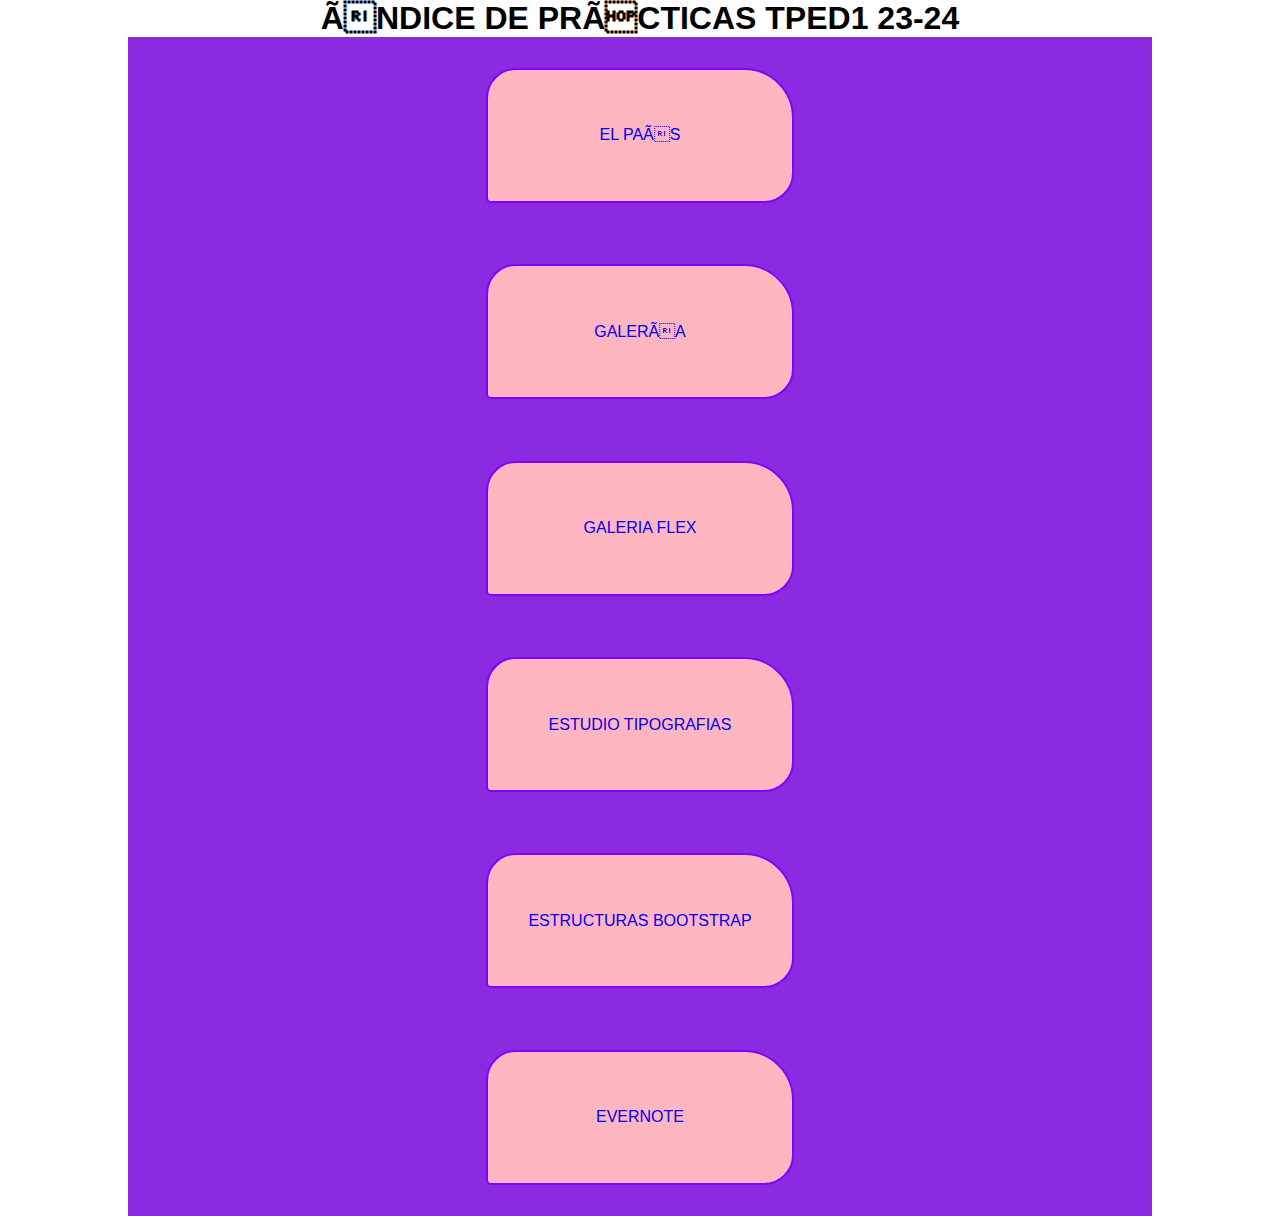
<file: index.html>
<!DOCTYPE html>
<html>
<head meta charset="UTF-8">
<title>Page Title</title>
<link rel="stylesheet" href="estilos.css"/>
</head>

<body>

<h1>ÍNDICE DE PRÁCTICAS TPED1 23-24</h1>

<section id="contenedor">

<div class="elemento">
    <a href="sesion_7_8_elpais/index.html" target="_blank"> EL PAÍS </a>
</div>

<div class="elemento">
    <a href="sesion_10_galeria/index.html" target="_blank"> GALERÍA </a>
</div>

<div class="elemento">
    <a href="sesion_12_13_14_galeria_flex/index.html" target="_blank"> GALERIA FLEX </a>
</div>

<div class="elemento">
    <a href="Sesion20_tipografias/index.html" target="_blank"> ESTUDIO TIPOGRAFIAS </a>
</div>

<div class="elemento">
    <a href="sesion22_bootstrap/index.html" target="_blank"> ESTRUCTURAS BOOTSTRAP </a>
</div>

<div class="elemento">
    <a href="sesion23_evernote/index.html" target="_blank"> EVERNOTE </a>
</div>

</section>

</body>

</html>
</file>
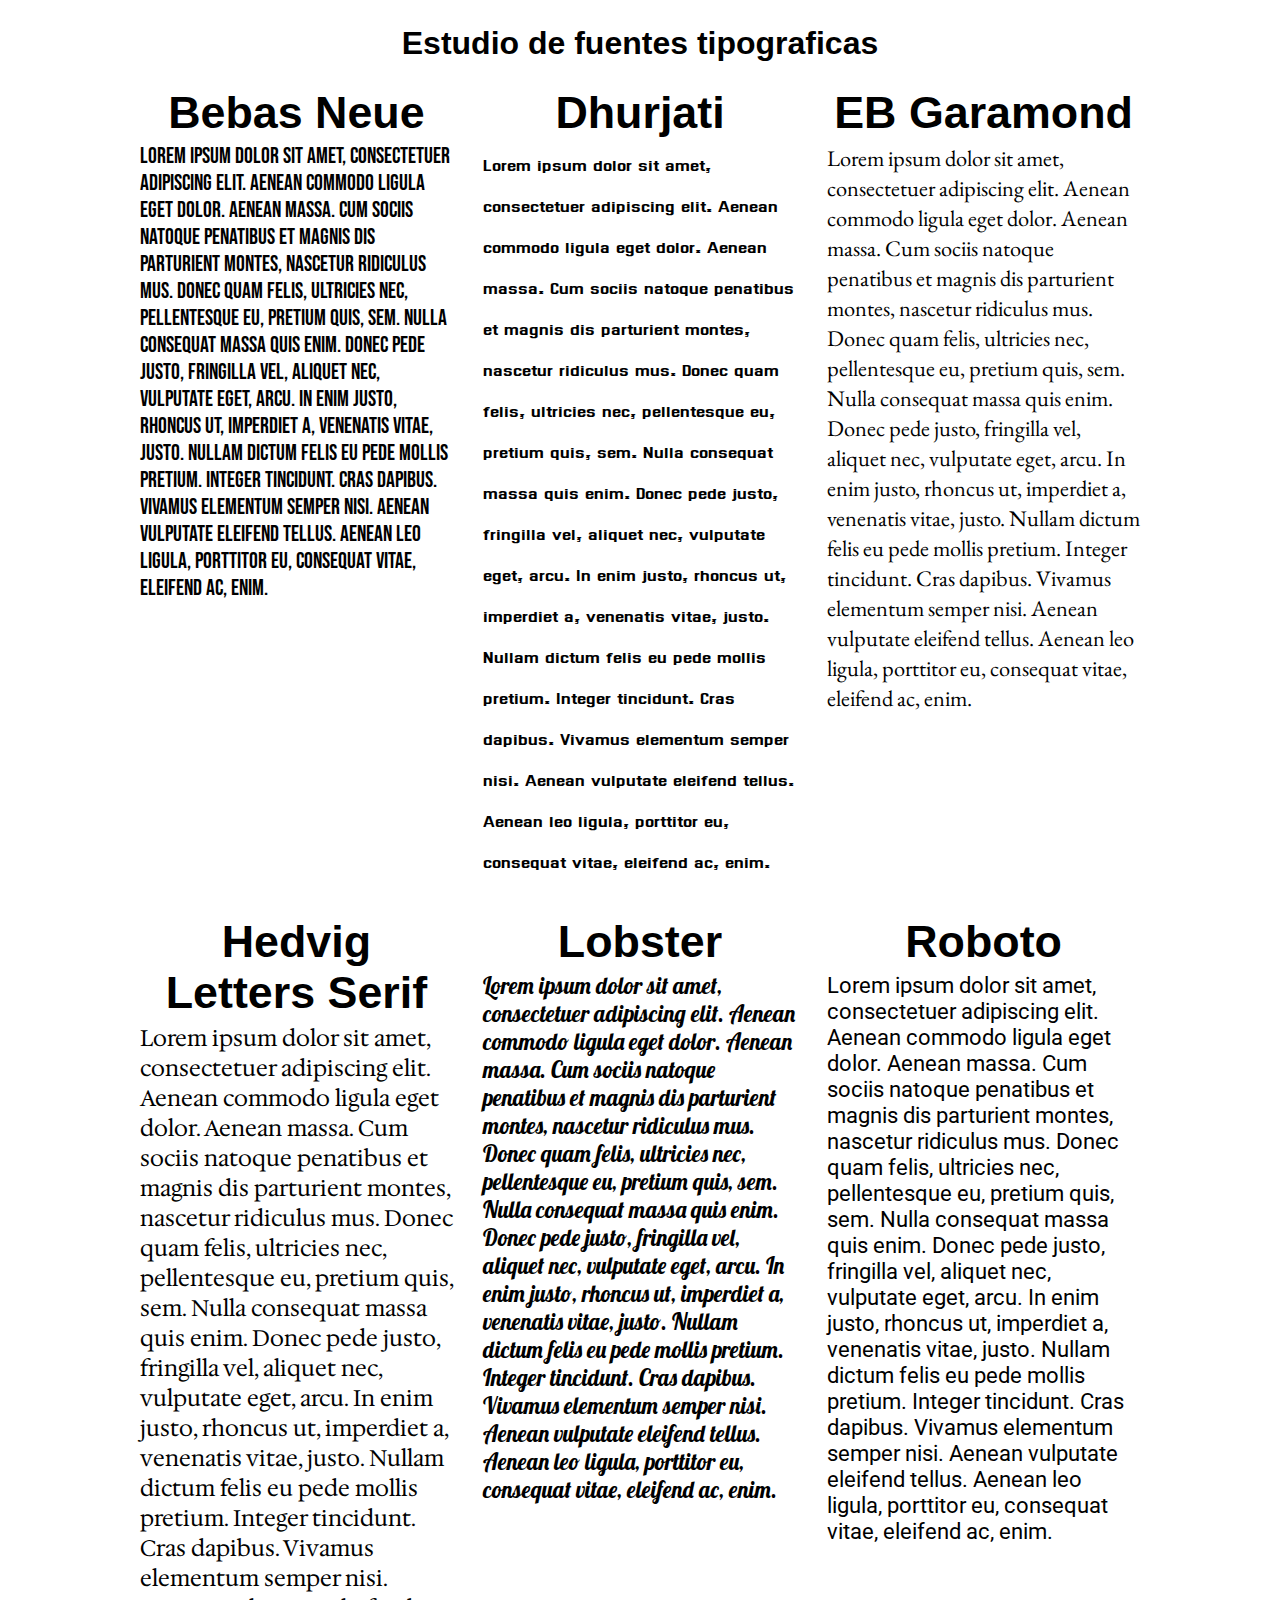
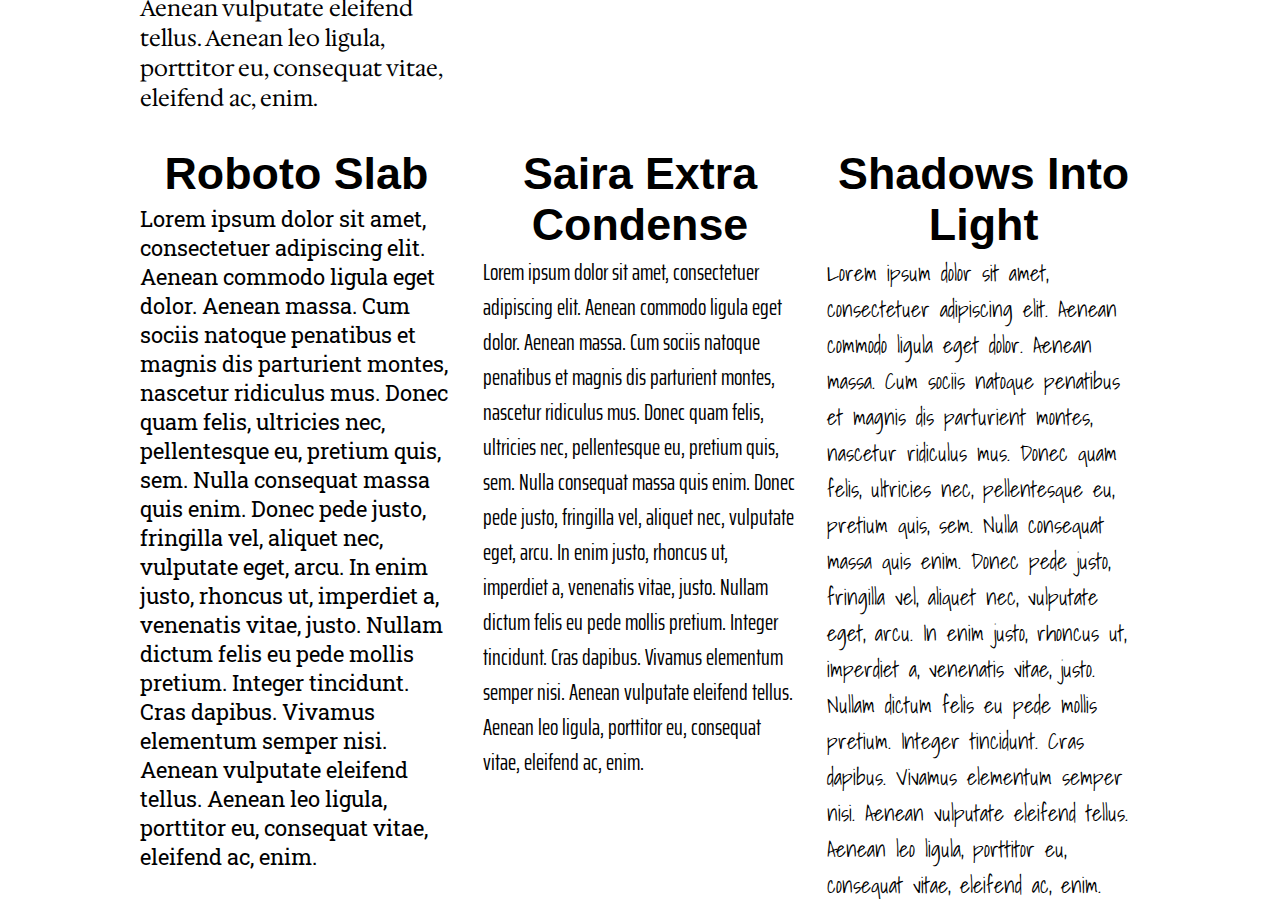
<file: Sesion20_tipografias/index.html>
<!DOCTYPE html>
<html>
  <head>
    <meta charset="UTF-8" />
    <title>tipografias</title>
    <link rel="stylesheet" href="estilos.css">
</head>
  </head>
  <body>
    

    <main>
      <h1>Estudio de fuentes tipograficas</h1>
      <article>
        
        <div id="p1" >
          <h1>Bebas Neue</h1>
          <p>
          Lorem ipsum dolor sit amet, consectetuer adipiscing elit. Aenean commodo
          ligula eget dolor. Aenean massa. Cum sociis natoque penatibus et magnis
          dis parturient montes, nascetur ridiculus mus. Donec quam felis,
          ultricies nec, pellentesque eu, pretium quis, sem. Nulla consequat massa
          quis enim. Donec pede justo, fringilla vel, aliquet nec, vulputate eget,
          arcu. In enim justo, rhoncus ut, imperdiet a, venenatis vitae, justo.
          Nullam dictum felis eu pede mollis pretium. Integer tincidunt. Cras
          dapibus. Vivamus elementum semper nisi. Aenean vulputate eleifend
          tellus. Aenean leo ligula, porttitor eu, consequat vitae, eleifend ac,
          enim.
          </p>
        </div>
  
        <div id="p2" >
          <h1>Dhurjati</h1>
          <p>
          Lorem ipsum dolor sit amet, consectetuer adipiscing elit. Aenean commodo
          ligula eget dolor. Aenean massa. Cum sociis natoque penatibus et magnis
          dis parturient montes, nascetur ridiculus mus. Donec quam felis,
          ultricies nec, pellentesque eu, pretium quis, sem. Nulla consequat massa
          quis enim. Donec pede justo, fringilla vel, aliquet nec, vulputate eget,
          arcu. In enim justo, rhoncus ut, imperdiet a, venenatis vitae, justo.
          Nullam dictum felis eu pede mollis pretium. Integer tincidunt. Cras
          dapibus. Vivamus elementum semper nisi. Aenean vulputate eleifend
          tellus. Aenean leo ligula, porttitor eu, consequat vitae, eleifend ac,
          enim.
          </p>
        </div>
  
        <div id="p3" >
          <h1>EB Garamond</h1>
          <p>
          Lorem ipsum dolor sit amet, consectetuer adipiscing elit. Aenean commodo
          ligula eget dolor. Aenean massa. Cum sociis natoque penatibus et magnis
          dis parturient montes, nascetur ridiculus mus. Donec quam felis,
          ultricies nec, pellentesque eu, pretium quis, sem. Nulla consequat massa
          quis enim. Donec pede justo, fringilla vel, aliquet nec, vulputate eget,
          arcu. In enim justo, rhoncus ut, imperdiet a, venenatis vitae, justo.
          Nullam dictum felis eu pede mollis pretium. Integer tincidunt. Cras
          dapibus. Vivamus elementum semper nisi. Aenean vulputate eleifend
          tellus. Aenean leo ligula, porttitor eu, consequat vitae, eleifend ac,
          enim.
          </p>
        </div>
  
        <div id="p4" >
          <h1>Hedvig Letters Serif</h1>
          <p>
          Lorem ipsum dolor sit amet, consectetuer adipiscing elit. Aenean commodo
          ligula eget dolor. Aenean massa. Cum sociis natoque penatibus et magnis
          dis parturient montes, nascetur ridiculus mus. Donec quam felis,
          ultricies nec, pellentesque eu, pretium quis, sem. Nulla consequat massa
          quis enim. Donec pede justo, fringilla vel, aliquet nec, vulputate eget,
          arcu. In enim justo, rhoncus ut, imperdiet a, venenatis vitae, justo.
          Nullam dictum felis eu pede mollis pretium. Integer tincidunt. Cras
          dapibus. Vivamus elementum semper nisi. Aenean vulputate eleifend
          tellus. Aenean leo ligula, porttitor eu, consequat vitae, eleifend ac,
          enim.
          </p>
        </div>
  
        <div id="p5" >
          <h1>Lobster</h1>
          <p>
          Lorem ipsum dolor sit amet, consectetuer adipiscing elit. Aenean commodo
          ligula eget dolor. Aenean massa. Cum sociis natoque penatibus et magnis
          dis parturient montes, nascetur ridiculus mus. Donec quam felis,
          ultricies nec, pellentesque eu, pretium quis, sem. Nulla consequat massa
          quis enim. Donec pede justo, fringilla vel, aliquet nec, vulputate eget,
          arcu. In enim justo, rhoncus ut, imperdiet a, venenatis vitae, justo.
          Nullam dictum felis eu pede mollis pretium. Integer tincidunt. Cras
          dapibus. Vivamus elementum semper nisi. Aenean vulputate eleifend
          tellus. Aenean leo ligula, porttitor eu, consequat vitae, eleifend ac,
          enim.
          </p>
        </div>
  
        <div id="p6" >
          <h1>Roboto</h1>
          <p>
          Lorem ipsum dolor sit amet, consectetuer adipiscing elit. Aenean commodo
          ligula eget dolor. Aenean massa. Cum sociis natoque penatibus et magnis
          dis parturient montes, nascetur ridiculus mus. Donec quam felis,
          ultricies nec, pellentesque eu, pretium quis, sem. Nulla consequat massa
          quis enim. Donec pede justo, fringilla vel, aliquet nec, vulputate eget,
          arcu. In enim justo, rhoncus ut, imperdiet a, venenatis vitae, justo.
          Nullam dictum felis eu pede mollis pretium. Integer tincidunt. Cras
          dapibus. Vivamus elementum semper nisi. Aenean vulputate eleifend
          tellus. Aenean leo ligula, porttitor eu, consequat vitae, eleifend ac,
          enim.
          </p>
        </div>
  
        <div id="p7" >
          <h1>Roboto Slab</h1>
          <p>
          Lorem ipsum dolor sit amet, consectetuer adipiscing elit. Aenean commodo
          ligula eget dolor. Aenean massa. Cum sociis natoque penatibus et magnis
          dis parturient montes, nascetur ridiculus mus. Donec quam felis,
          ultricies nec, pellentesque eu, pretium quis, sem. Nulla consequat massa
          quis enim. Donec pede justo, fringilla vel, aliquet nec, vulputate eget,
          arcu. In enim justo, rhoncus ut, imperdiet a, venenatis vitae, justo.
          Nullam dictum felis eu pede mollis pretium. Integer tincidunt. Cras
          dapibus. Vivamus elementum semper nisi. Aenean vulputate eleifend
          tellus. Aenean leo ligula, porttitor eu, consequat vitae, eleifend ac,
          enim.
          </p>
        </div>
  
        <div id="p8" >
          <h1>Saira Extra Condense</h1>
          <p>
          Lorem ipsum dolor sit amet, consectetuer adipiscing elit. Aenean commodo
          ligula eget dolor. Aenean massa. Cum sociis natoque penatibus et magnis
          dis parturient montes, nascetur ridiculus mus. Donec quam felis,
          ultricies nec, pellentesque eu, pretium quis, sem. Nulla consequat massa
          quis enim. Donec pede justo, fringilla vel, aliquet nec, vulputate eget,
          arcu. In enim justo, rhoncus ut, imperdiet a, venenatis vitae, justo.
          Nullam dictum felis eu pede mollis pretium. Integer tincidunt. Cras
          dapibus. Vivamus elementum semper nisi. Aenean vulputate eleifend
          tellus. Aenean leo ligula, porttitor eu, consequat vitae, eleifend ac,
          enim.
          </p>
        </div>
        
        <div id="p9" >
          <h1>Shadows Into Light</h1>
          <p>
          Lorem ipsum dolor sit amet, consectetuer adipiscing elit. Aenean commodo
          ligula eget dolor. Aenean massa. Cum sociis natoque penatibus et magnis
          dis parturient montes, nascetur ridiculus mus. Donec quam felis,
          ultricies nec, pellentesque eu, pretium quis, sem. Nulla consequat massa
          quis enim. Donec pede justo, fringilla vel, aliquet nec, vulputate eget,
          arcu. In enim justo, rhoncus ut, imperdiet a, venenatis vitae, justo.
          Nullam dictum felis eu pede mollis pretium. Integer tincidunt. Cras
          dapibus. Vivamus elementum semper nisi. Aenean vulputate eleifend
          tellus. Aenean leo ligula, porttitor eu, consequat vitae, eleifend ac,
          enim.
          </p>
        </div>
    </article>

    </main>

  </body>
</html>
</file>
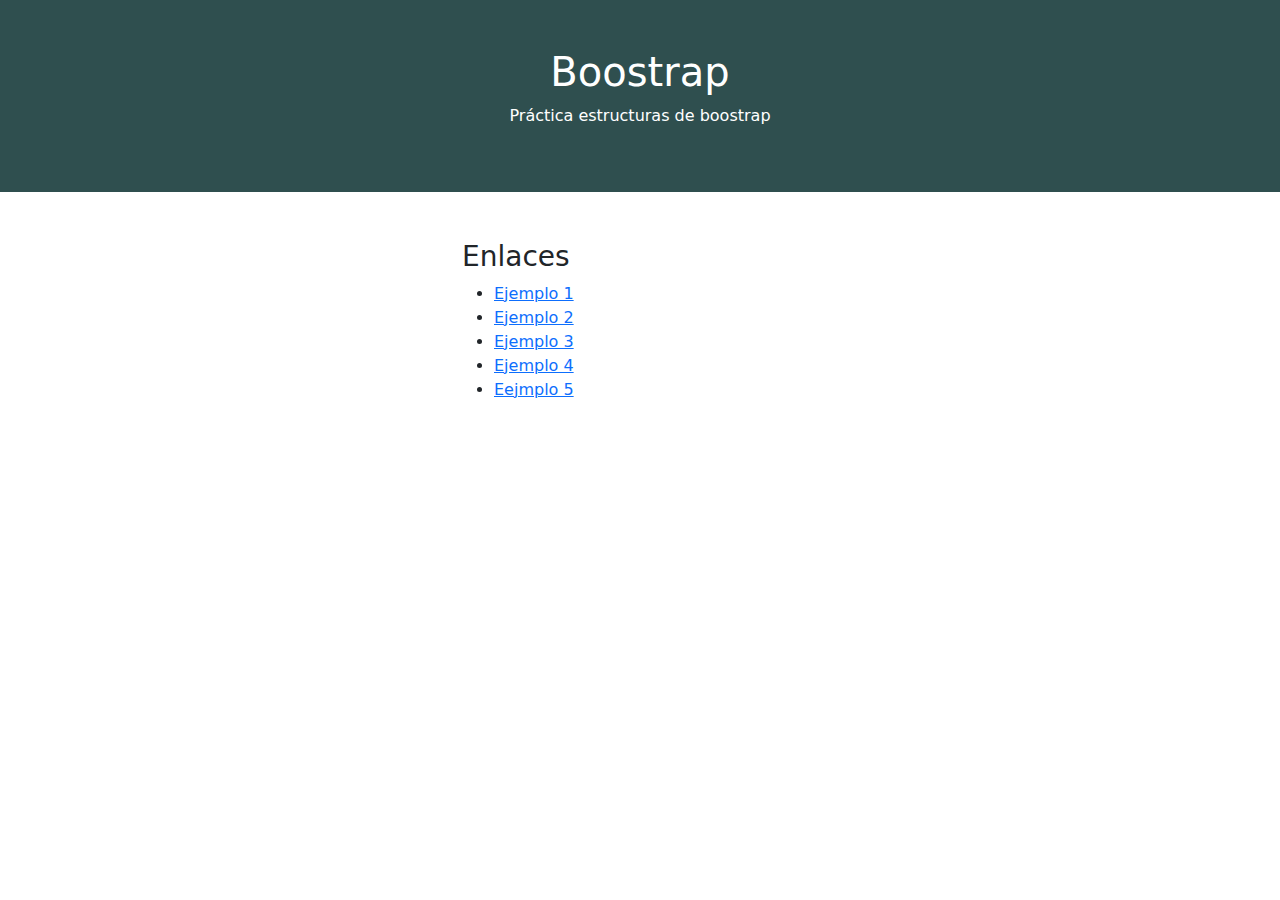
<file: sesion22_bootstrap/index.html>
<!DOCTYPE html>
<html lang="en">
<head>
  <title>Bootstrap 5 Example</title>
  <meta charset="utf-8">
  <meta name="viewport" content="width=device-width, initial-scale=1">
  <link href="estilos.css"  rel="stylesheet">
  <link href="https://cdn.jsdelivr.net/npm/bootstrap@5.3.2/dist/css/bootstrap.min.css" rel="stylesheet">
  <script src="https://cdn.jsdelivr.net/npm/bootstrap@5.3.2/dist/js/bootstrap.bundle.min.js"></script>
</head>
<body>

<div class="container-fluid p-5 bg-primary text-white text-center" id="arriba" >
  <h1>Boostrap</h1>
  <p>Práctica estructuras de boostrap</p> 
</div>
  
<div class="container mt-5">
  <div class="row">
    <div class="col-sm-4">
      
      
    </div>
    <div class="col-sm-4">
      <h3>Enlaces</h3>
      <ul>
        <li> <a href="ejemplo1.html" target="_blank">Ejemplo 1</a> </li>
        <li> <a href="ejemplo2.html" target="_blank">Ejemplo 2</a> </li>
        <li> <a href="ejemplo3.html" target="_blank"> Ejemplo 3</a> </li> 
        <li> <a href="ejemplo4.html" target="_blank" >Ejemplo 4</a> </li>
        <li> <a href="ejemplo5.html" target="_blank" > Eejmplo 5 </a> </li>
      
    </ul>
    </div>
    <div class="col-sm-4">
      
    </div>
  </div>
</div>

</body>
</html>
</file>
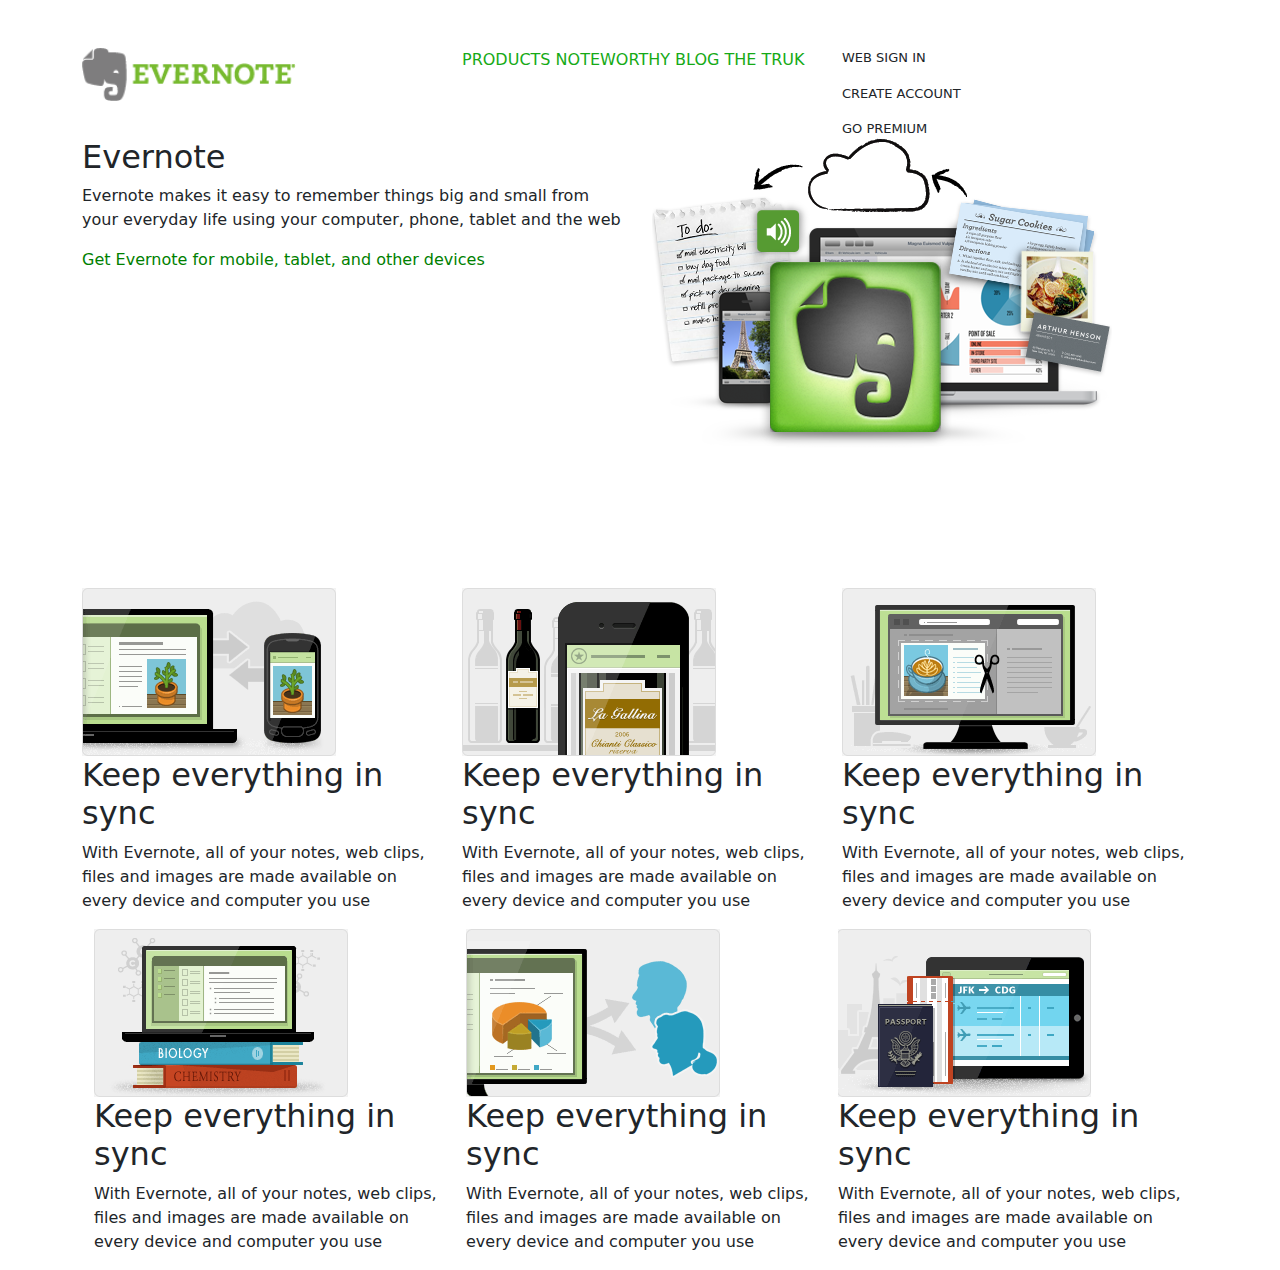
<file: sesion23_evernote/index.html>
<!DOCTYPE html>
<html lang="en">
<head>
  <title>Bootstrap 5 Example</title>
  <meta charset="utf-8">
  <meta name="viewport" content="width=device-width, initial-scale=1">
  <link href="estilos.css"     rel="stylesheet">
  <link href="https://cdn.jsdelivr.net/npm/bootstrap@5.3.2/dist/css/bootstrap.min.css" rel="stylesheet">
  <script src="https://cdn.jsdelivr.net/npm/bootstrap@5.3.2/dist/js/bootstrap.bundle.min.js"></script>
</head>
<body>
  
<div class="container mt-5">

  <div class="row" id="primera" >
    <div class="col-sm-4" id="sup1">
      <img src="evernote/ficheros/logo.png" alt="Foto1" id="foto1">
    </div>

    <div class="col-sm-4" id="sup2">
      <a href="#"> PRODUCTS </a>
      <a href="#" > NOTEWORTHY BLOG</a>
      <a href="#" >THE TRUK</a>
    </div>

    <div class="col-sm-4" id="sup3">
      <p>WEB SIGN IN</p>
      <p>CREATE ACCOUNT</p>
      <p>GO PREMIUM</p>
    </div>

    <div class="col-sm-6" id="medio1" >
      <h2>Evernote</h2>
      <p>
        Evernote makes it easy to remember things big and small
        from your everyday life using your computer, phone, tablet
        and the web
      </p>
      <p id="frase">
        Get Evernote for mobile, tablet, and other devices
      </p>
      
    </div>

    <div class="col-sm-6" id="medio2" >
    
      <img src="evernote/ficheros/hero_evernote.png" alt="heroevernote">

</div>

<div class="container">
  <div class="row">
    <div class="col-sm-4">
      <img src="evernote/ficheros/ill_evernote1.png"><br>
      <h2>Keep everything in sync</h2>
      <p>With Evernote, all of your notes, web clips, files and images are made available on every device and computer you use</p>
    </div>
        
    <div class="col-sm-4">
      <img src="evernote/ficheros/ill_evernote2.png"><br>
      <h2>Keep everything in sync</h2>
      <p>With Evernote, all of your notes, web clips, files and images are made available on every device and computer you use</p>
    </div>
        
    <div class="col-sm-4">
      <img src="evernote/ficheros/ill_evernote3.png"><br>
      <h2>Keep everything in sync</h2>
      <p>With Evernote, all of your notes, web clips, files and images are made available on every device and computer you use</p>
     </div>
</div>

<div class="container">
  <div class="row">
    <div class="col-sm-4">
      <img src="evernote/ficheros/ill_evernote4.png"><br>
      <h2>Keep everything in sync</h2>
      <p>With Evernote, all of your notes, web clips, files and images are made available on every device and computer you use</p>
    </div>
        
    <div class="col-sm-4">
      <img src="evernote/ficheros/ill_evernote5.png"><br>
      <h2>Keep everything in sync</h2>
      <p>With Evernote, all of your notes, web clips, files and images are made available on every device and computer you use</p>
    </div>
        
    <div class="col-sm-4">
      <img src="evernote/ficheros/ill_evernote6.png"><br>
      <h2>Keep everything in sync</h2>
      <p>With Evernote, all of your notes, web clips, files and images are made available on every device and computer you use</p>
     </div>
</div>

</body>
</html>
</file>
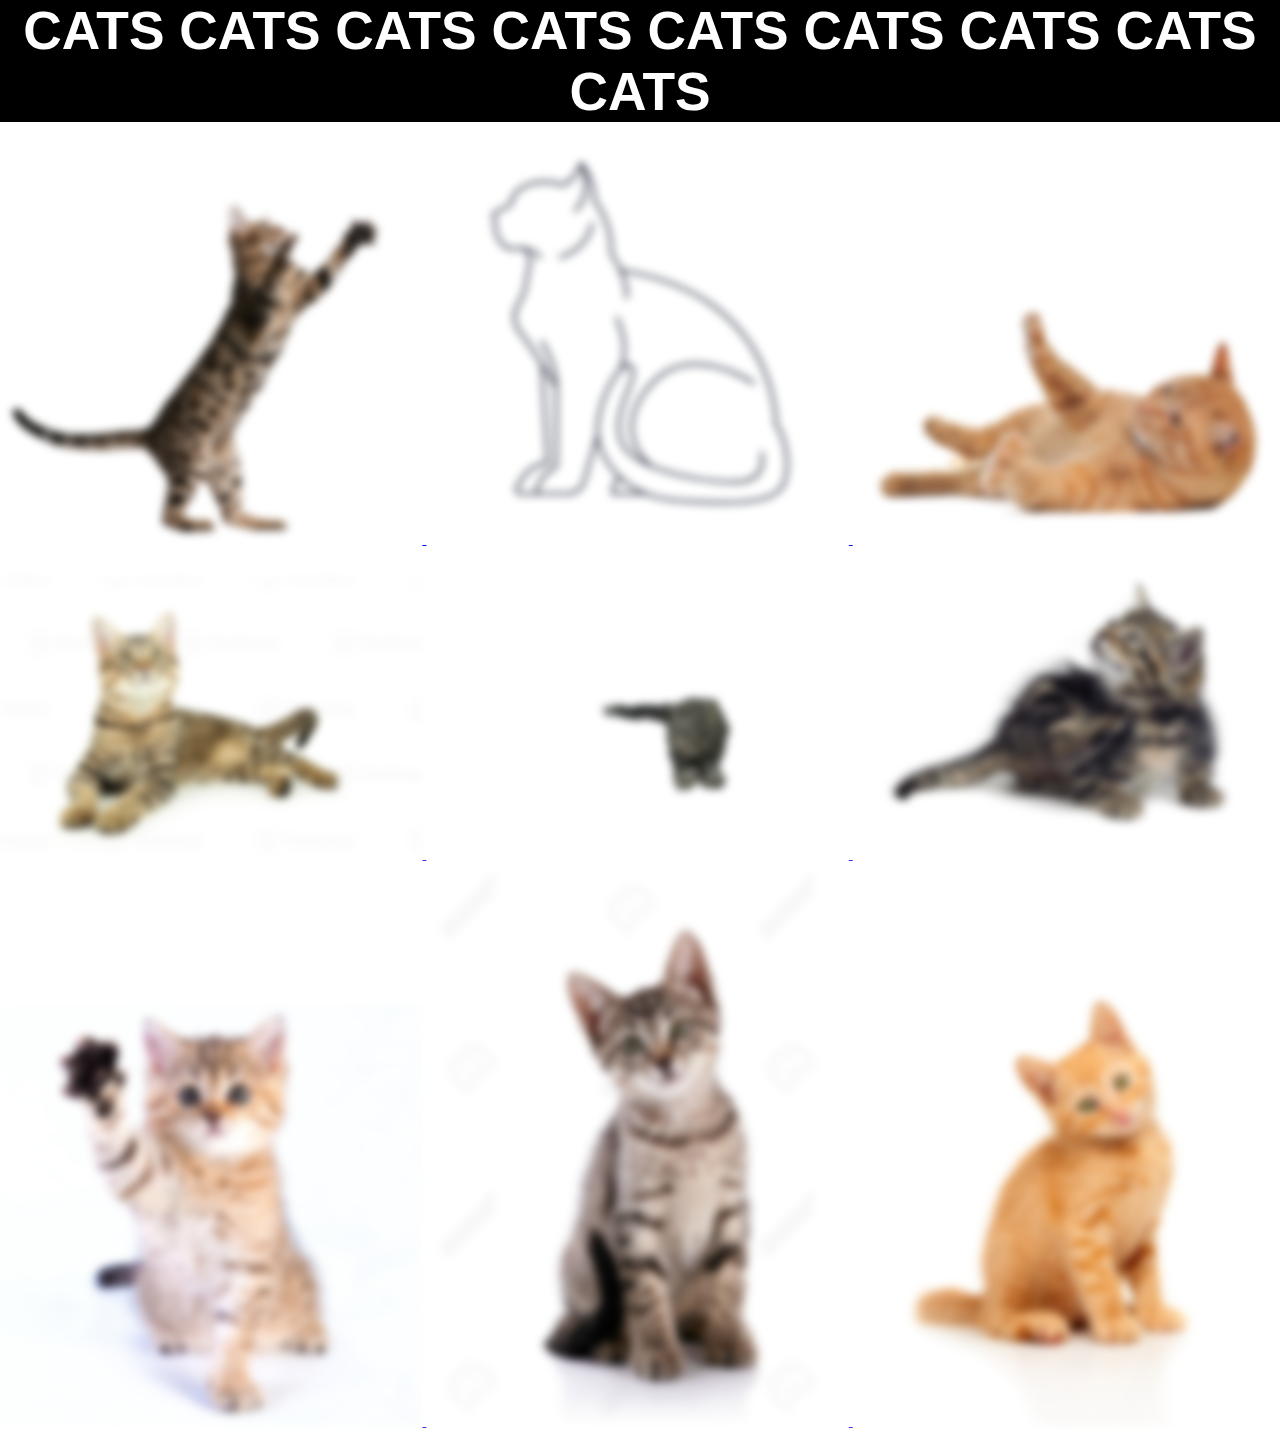
<file: sesion_10_galeria/index.html>
<!DOCTYPE html>
<html>

<head>
    <meta charset="utf-8">
    <title>CATS</title>
    <link rel="stylesheet" href="main.css">
</head>

<body>
    
    <header>
        <h1>CATS  CATS  CATS  CATS  CATS  CATS  CATS  CATS  CATS</h1>
    </header>
    <section>
        <a href="imagenes/gato png.png" target="_blank">
            <img alt="gato1" src="imagenes/gato png.png" title="gato1">
        </a>
        <a href="imagenes/gato svg.svg" target="_blank"> 
            <img alt="gato2" src="imagenes/gato svg.svg" title="gato2">
        </a>
        <a href="imagenes/gato png 2.png" target="_blank">
            <img alt="gato3" src="imagenes/gato png 2.png" title="gato3">
        </a>
    </section>
    <section>
        <a href="imagenes/gato tumbado.jpg" target="_blank">
            <img alt="gato4" src="imagenes/gato tumbado.jpg" title="gato4">
        </a>
        <a href="imagenes/gif gato.gif" target="bla">
            <img alt="gato5" src="imagenes/gif gato.gif" title="gato5">
        </a>
        <a href="imagenes/gato pequeño.jpg" target="_blank">
            <img alt="gato6" src="imagenes/gato pequeño.jpg" title="gato6">
        </a>
    </section>
    <section>
        <a href="imagenes/gato saludando.jpg" target="_blank">
            <img alt="gato7" src="imagenes/gato saludando.jpg"title="gato7">
        </a>
        <a href="imagenes/gato de pie.jpg">
            <img alt="gato8" src="imagenes/gato de pie.jpg" title="gato8">
        </a>
        <a href="imagenes/gato sentad.jpg">
            <img alt="gato9" src="imagenes/gato sentad.jpg"title="gato9">
        </a>
    </section>

</body>

</html>
</file>
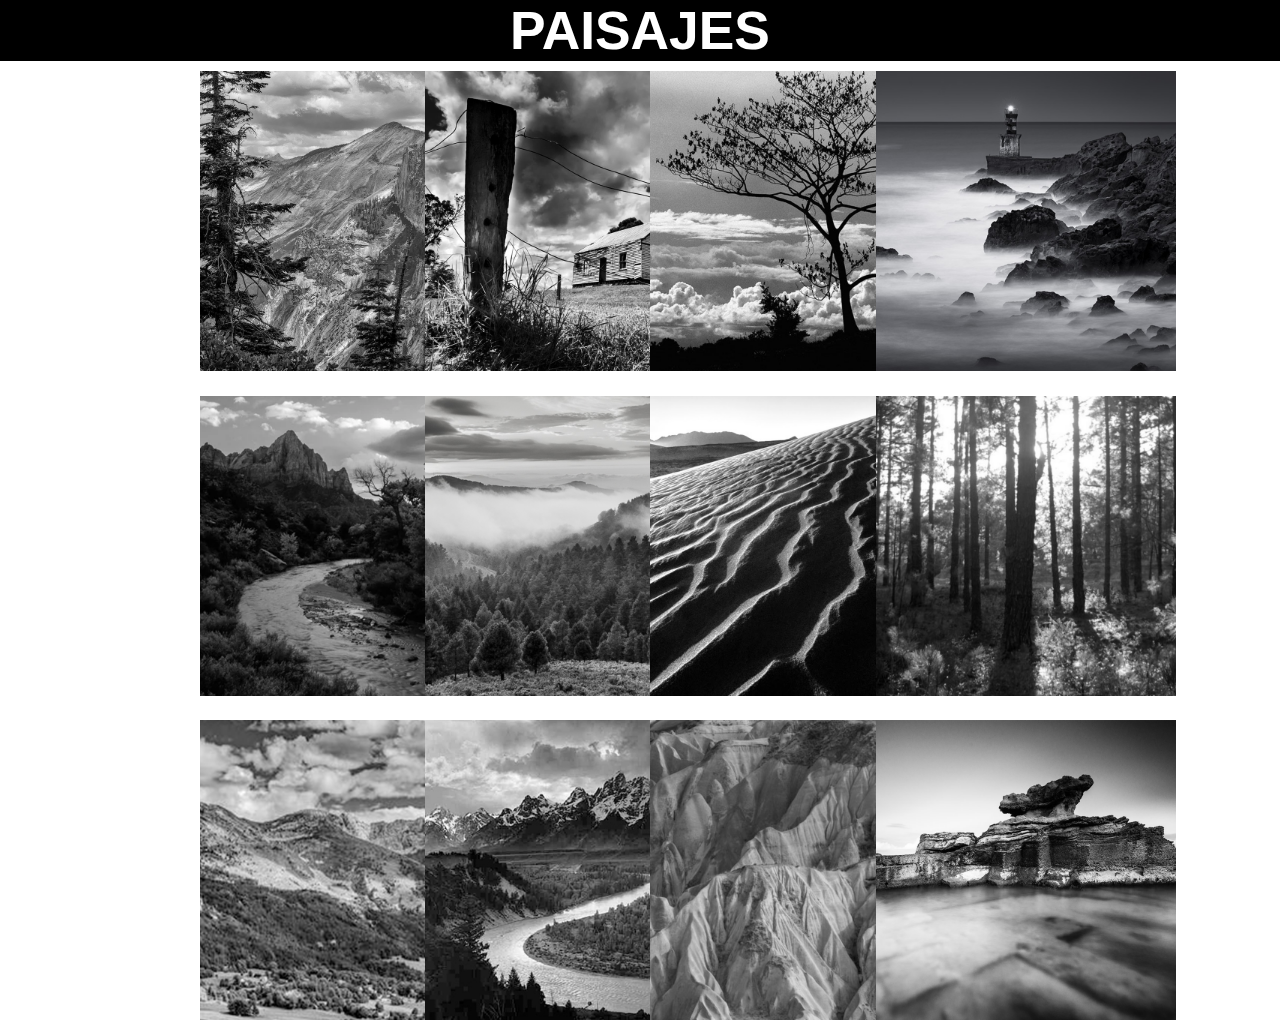
<file: sesion_12_13_!4_galeria_flex/index.html>
<!DOCTYPE html>
<html>

<head>
    <meta charset="utf-8">
    <title>Galeria Flex</title>
    <link rel="stylesheet" href="estilos.css">
</head>

<body>
    
    <header>
        <h1>PAISAJES</h1>
    </header>
    <section id="contenedor">
        
        <a href="img/1.png" class="elemento" target="_blank">
            <img alt="1" src="img/1.png" title="1">
        </a>
        <a href="img/2.png" class="elemento"  target="_blank"> 
            <img alt="2" src="img/2.png" title="2">
        </a>
        <a href="img/3.png" class="elemento"  target="_blank">
            <img alt="3" src="img/3.png" title="3">
        </a>
        <a href="img/4.png" class="elemento"  target="_blank">
            <img alt="4" src="img/4.png" title="4">
        </a>

        <a href="img/5.png" class="elemento"  target="_blank">
            <img alt="5" src="img/5.png" title="5">
        </a>
        <a href="img/6.png" class="elemento"  target="bla">
            <img alt="6" src="img/6.png" title="6">
        </a>
        <a href="img/7.png" class="elemento"  target="_blank">
            <img alt="7" src="img/7.png" title="7">
        </a>
        <a href="img/8.png" class="elemento"  target="_blank">
            <img alt="8" src="img/8.png" title="8">
        </a>

        <a href="img/9.png" class="elemento"  target="_blank">
            <img alt="9" src="img/9.png" title="9">
        </a>
        <a href="img/10.png" class="elemento"  target="_blank">
            <img alt="10" src="img/10.png" title="10">
        </a>
        <a href="img/11.png" class="elemento" target="_blank">
            <img alt="11" src="img/11.png" title="11">
        </a>
        <a href="img/12.png" class="elemento" target="_blank">
            <img alt="12" src="img/12.png" title="12">
        </a>
    </section>

</body>

</html>
</file>
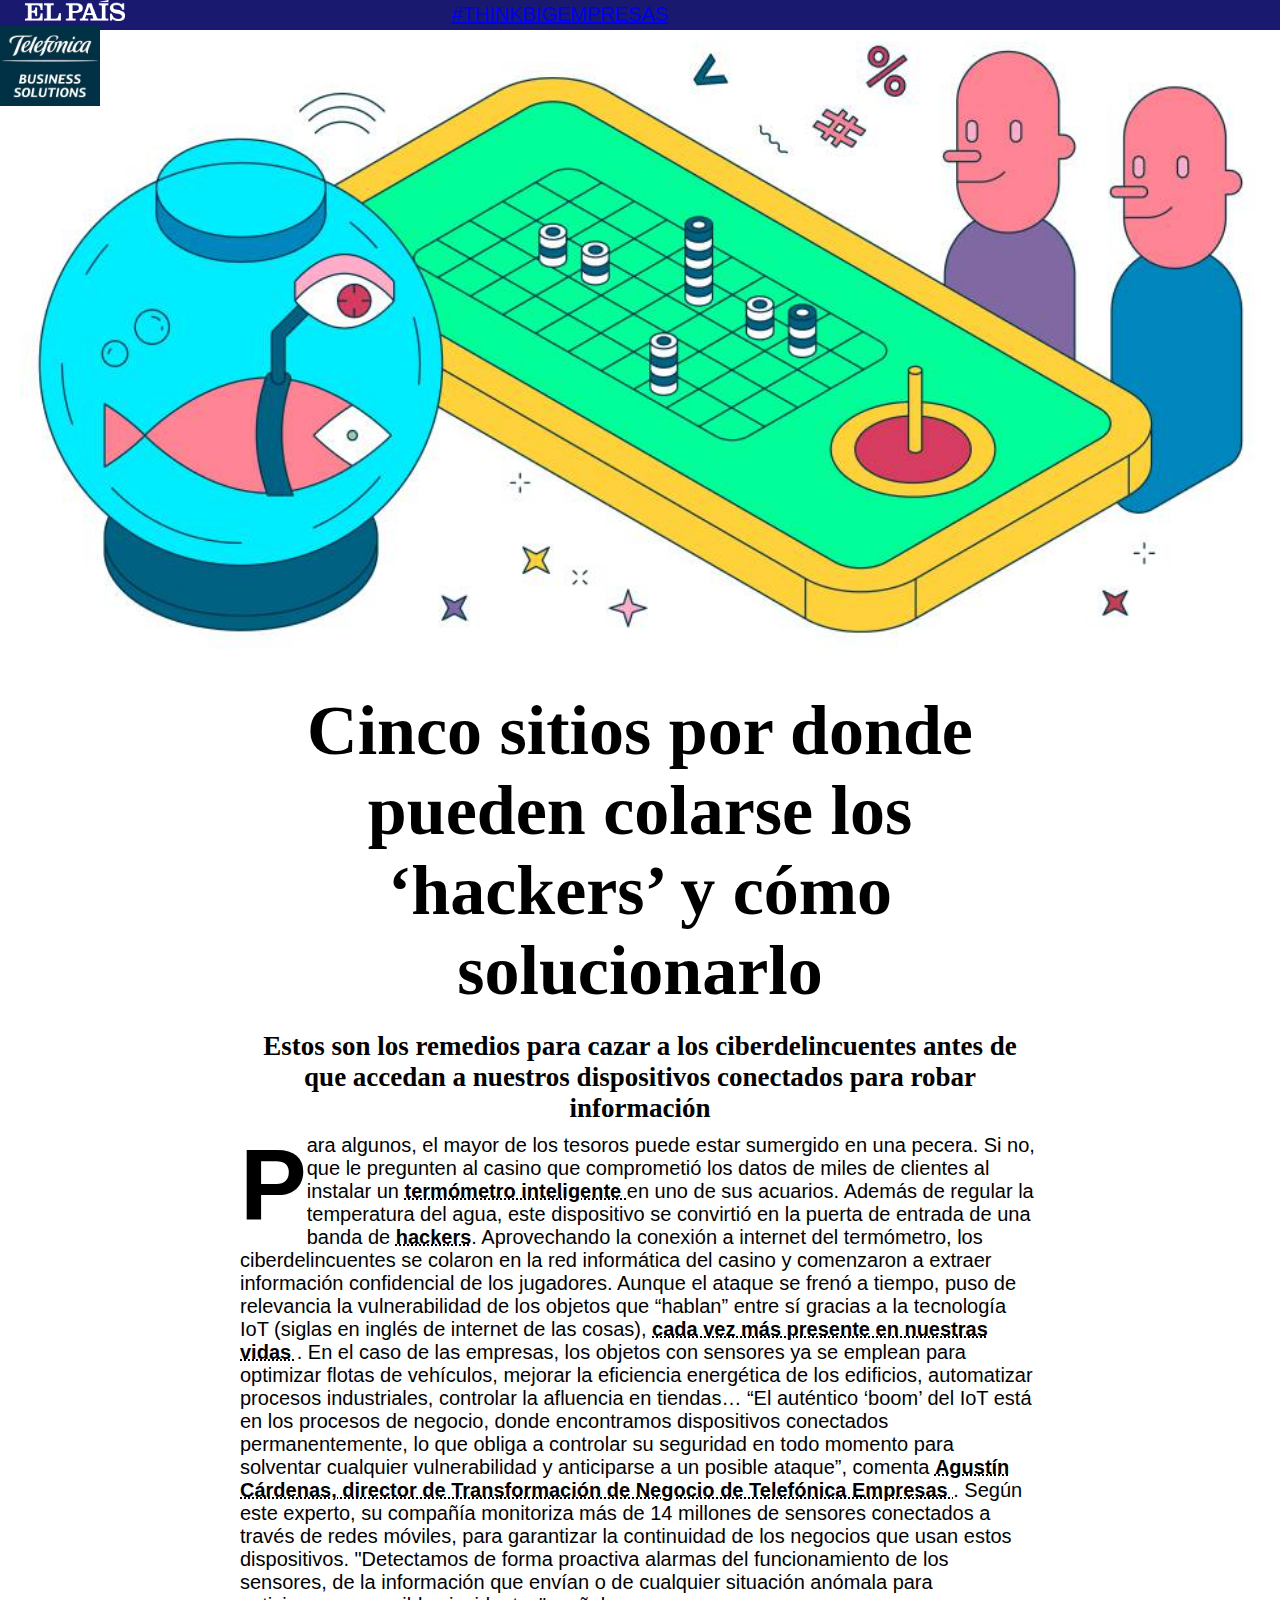
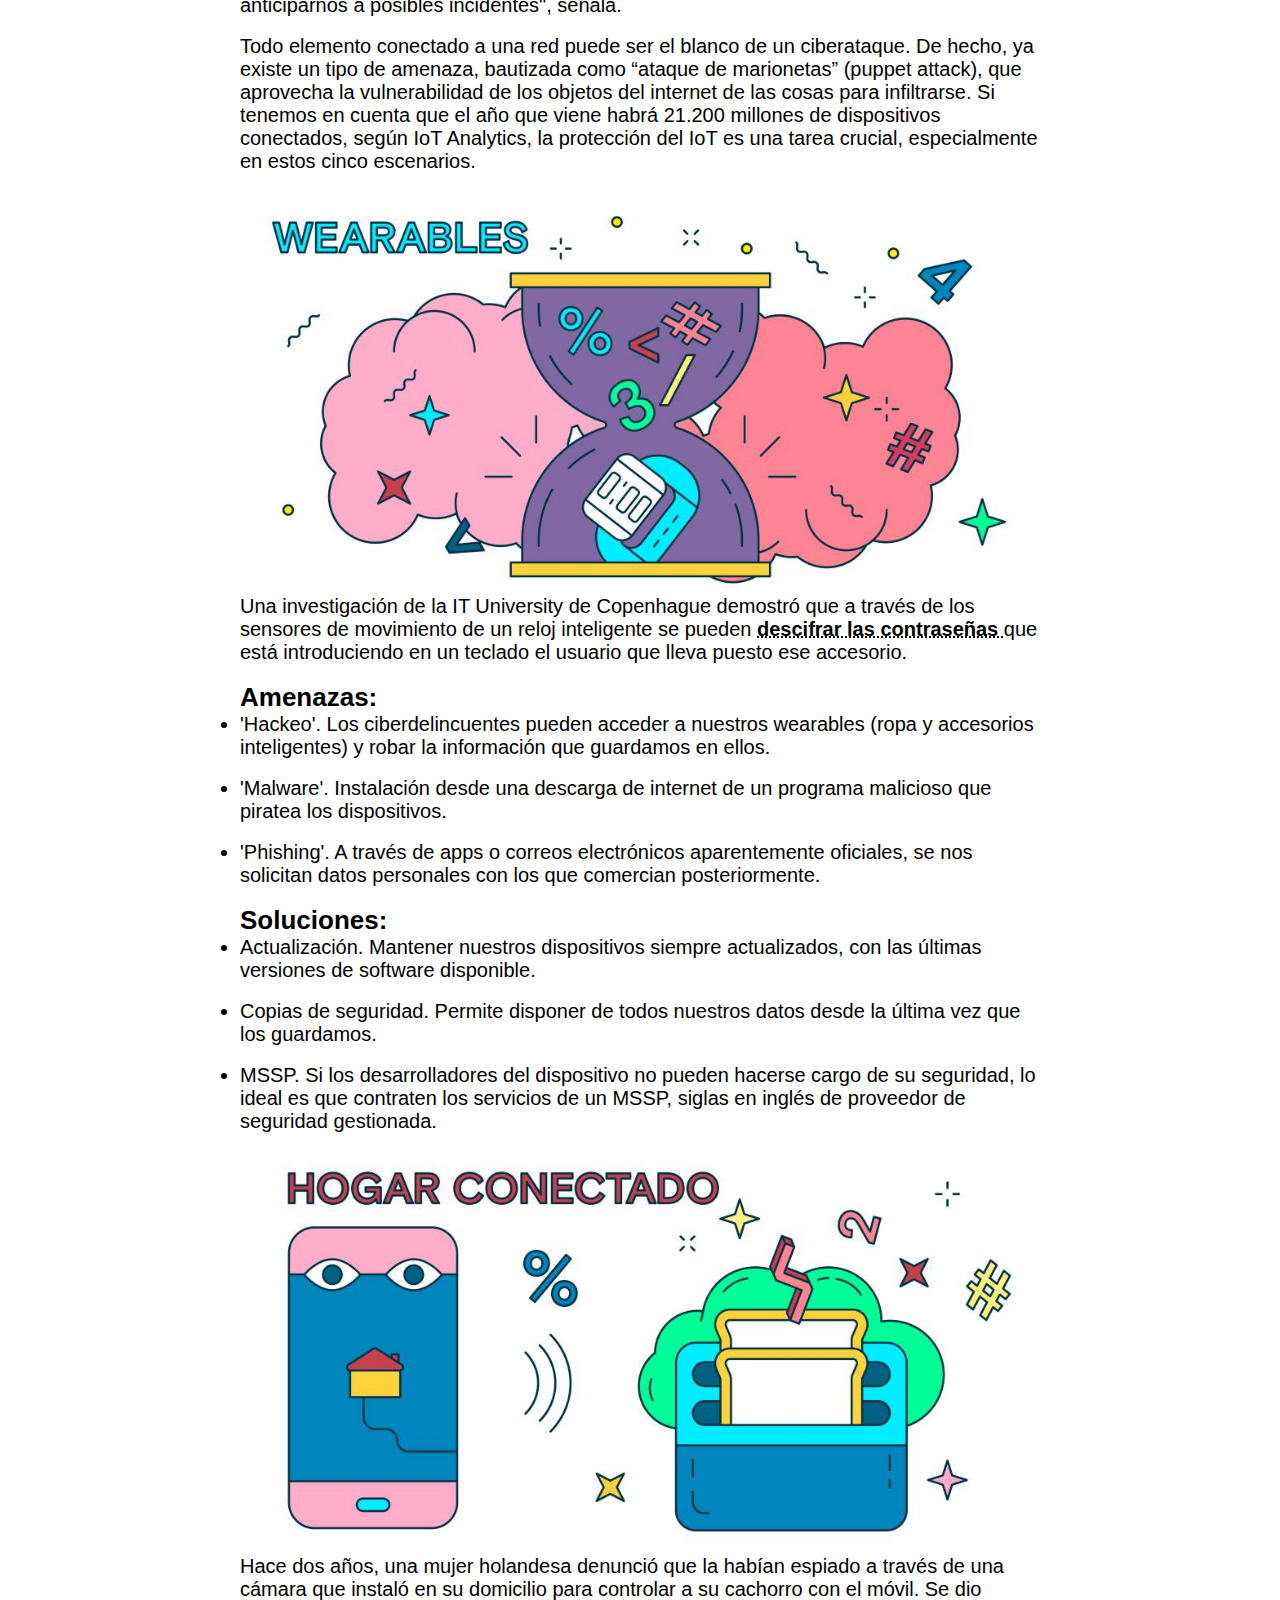
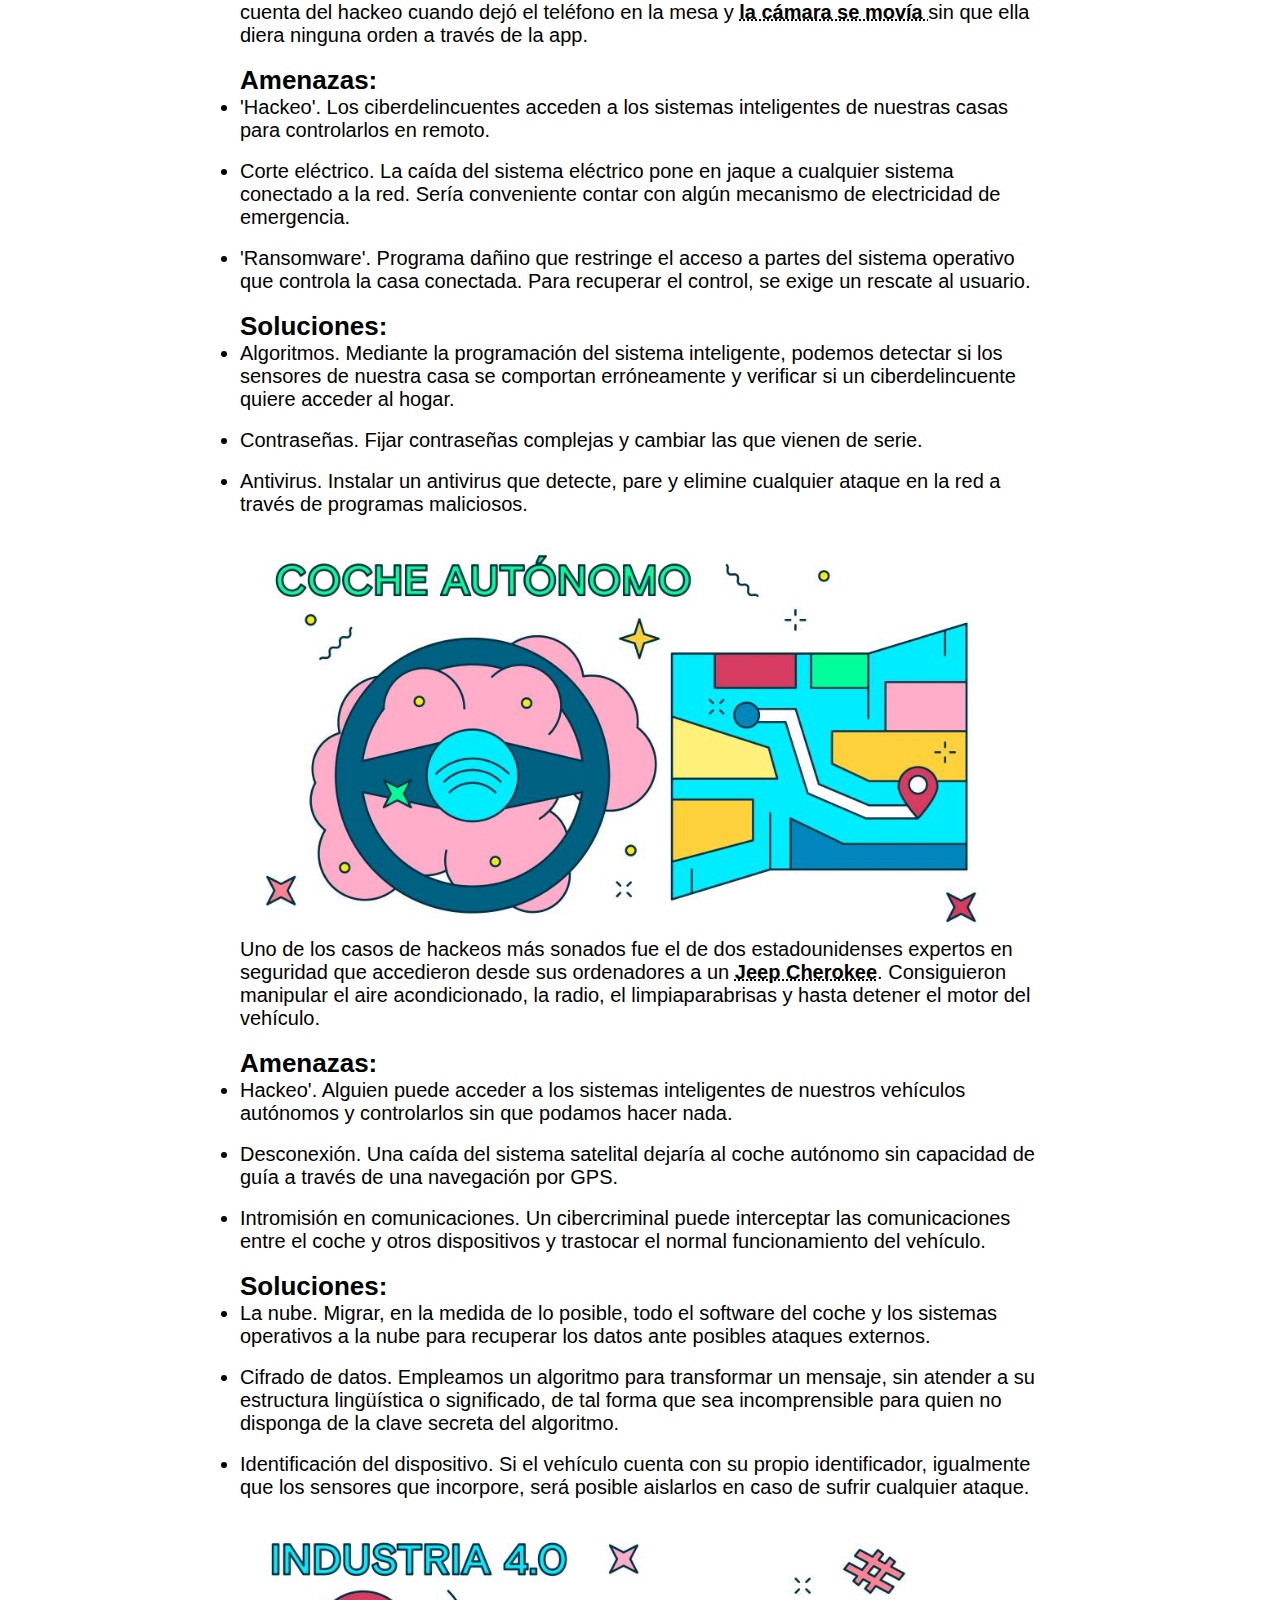
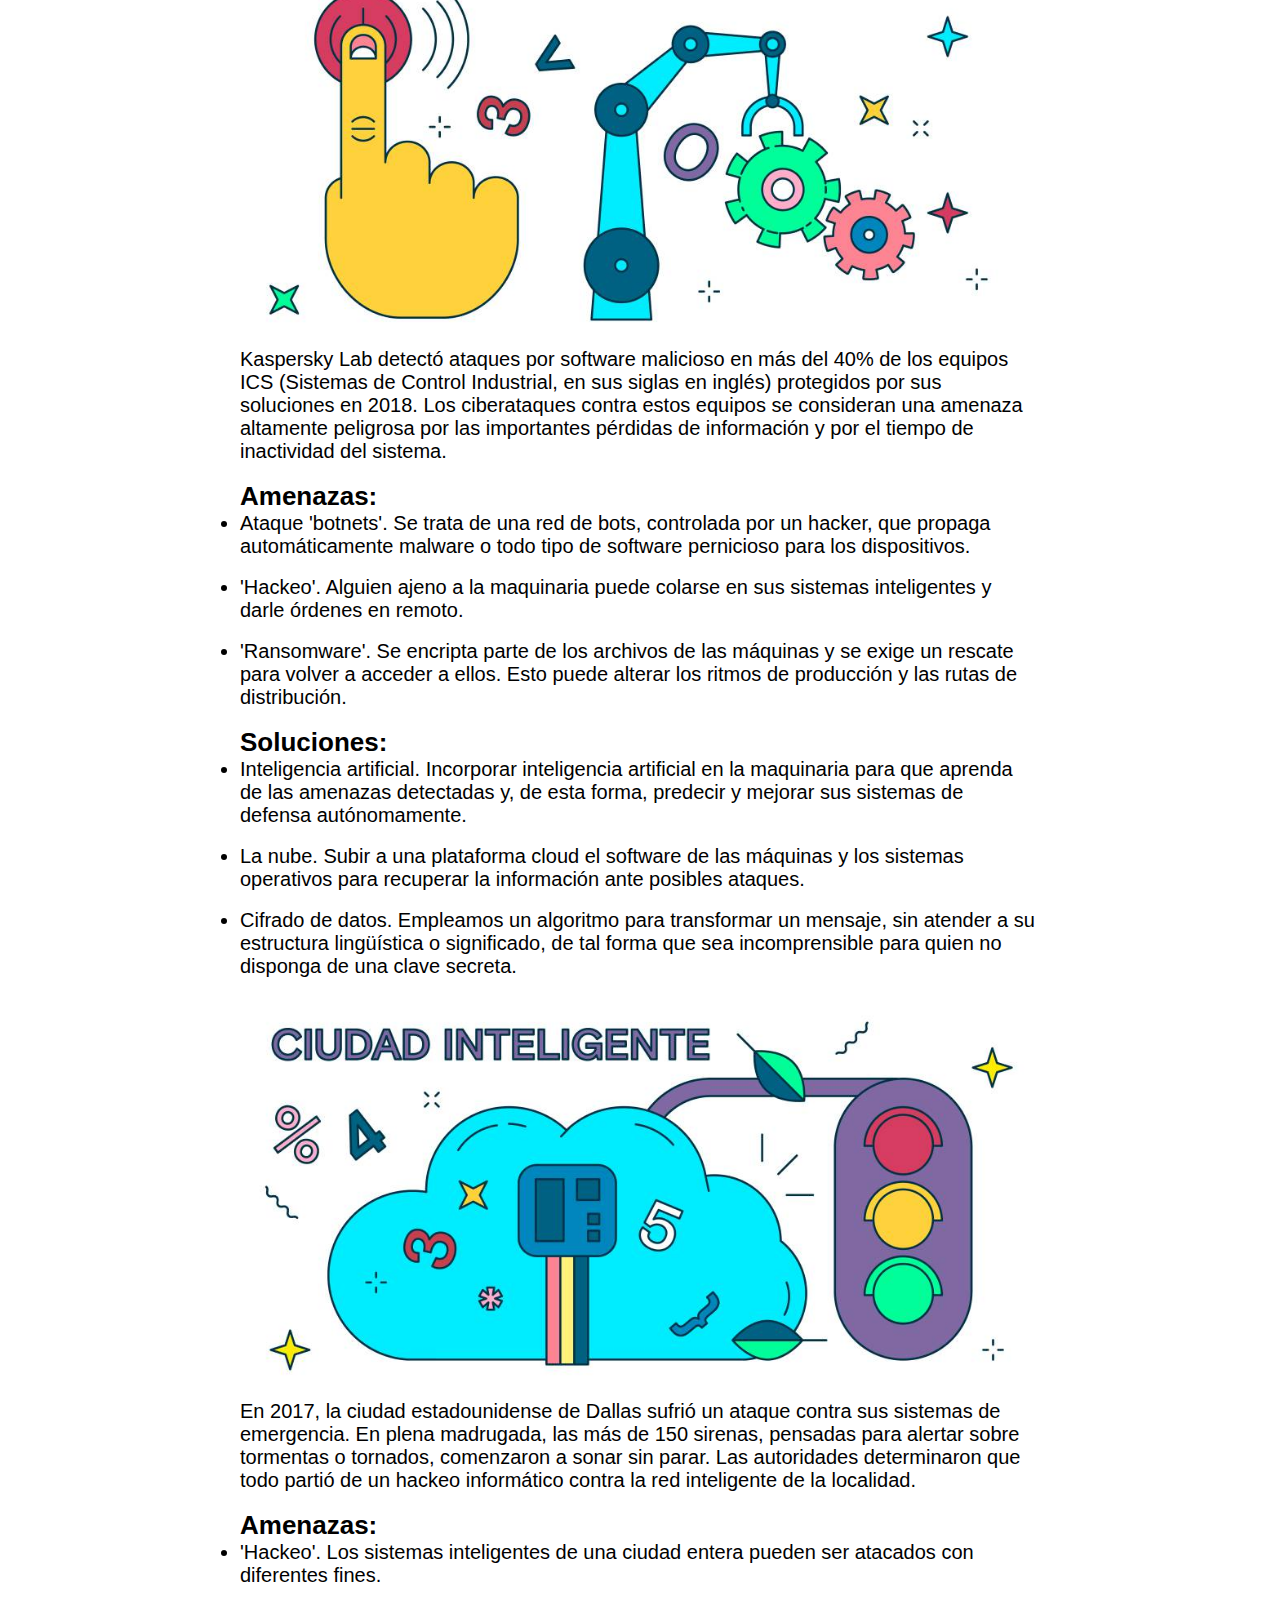
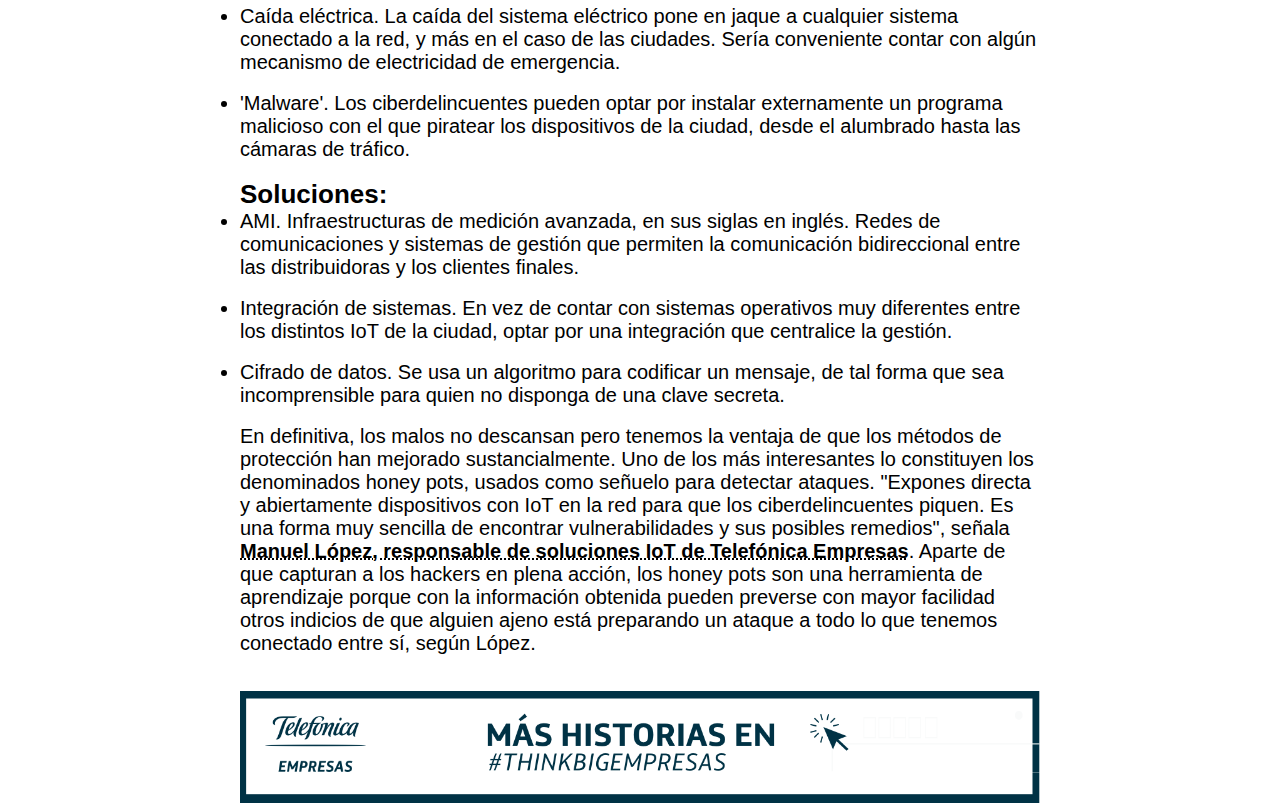
<file: sesion_7_8_elpais/index.html>
<!DOCTYPE html>
<html>
  <head>
    <meta charset="UTF-8" />
    <title>El País</title>
    <link rel="stylesheet" href="estilos.css" />
  </head>

  <body>
    <header>
      <ul>
        <li id="izq">
          <img src="img/logo-pais-big.png" width="100" alt="Logo El Pais" />
        </li>
        <li>
        <a id="think" href="#">#THINKBIGEMPRESAS </a>
        </li>
        <li id="der">
          <img src="img/telefonica.jpg" width="100" alt="telefonica" />
        </li>
      </ul>
    </header>
    <img
      id="imagen1"
      src="img/1569332790_257144_1569592970_noticia_normal.jpg"
      alt="noticia normal"
    />

    <article>
      <h1>
        Cinco sitios por donde pueden colarse los ‘hackers’ y cómo solucionarlo
      </h1>

      <h2>
        Estos son los remedios para cazar a los ciberdelincuentes antes de que
        accedan a nuestros dispositivos conectados para robar información
      </h2>

      <p class="primeraletra">
        Para algunos, el mayor de los tesoros puede estar sumergido en una
        pecera. Si no, que le pregunten al casino que comprometió los datos de
        miles de clientes al instalar un
        <span class="importante"> termómetro inteligente </span> en uno de sus
        acuarios. Además de regular la temperatura del agua, este dispositivo se
        convirtió en la puerta de entrada de una banda de
        <span class="importante"> hackers</span>. Aprovechando la conexión a
        internet del termómetro, los ciberdelincuentes se colaron en la red
        informática del casino y comenzaron a extraer información confidencial
        de los jugadores. Aunque el ataque se frenó a tiempo, puso de relevancia
        la vulnerabilidad de los objetos que “hablan” entre sí gracias a la
        tecnología IoT (siglas en inglés de internet de las cosas),
        <span class="importante"> cada vez más presente en nuestras vidas </span
        >. En el caso de las empresas, los objetos con sensores ya se emplean
        para optimizar flotas de vehículos, mejorar la eficiencia energética de
        los edificios, automatizar procesos industriales, controlar la afluencia
        en tiendas… “El auténtico ‘boom’ del IoT está en los procesos de
        negocio, donde encontramos dispositivos conectados permanentemente, lo
        que obliga a controlar su seguridad en todo momento para solventar
        cualquier vulnerabilidad y anticiparse a un posible ataque”, comenta
        <span class="importante">
          Agustín Cárdenas, director de Transformación de Negocio de Telefónica
          Empresas </span
        >. Según este experto, su compañía monitoriza más de 14 millones de
        sensores conectados a través de redes móviles, para garantizar la
        continuidad de los negocios que usan estos dispositivos. "Detectamos de
        forma proactiva alarmas del funcionamiento de los sensores, de la
        información que envían o de cualquier situación anómala para
        anticiparnos a posibles incidentes", señala.
      </p>

      <br />

      <p>
        Todo elemento conectado a una red puede ser el blanco de un ciberataque.
        De hecho, ya existe un tipo de amenaza, bautizada como “ataque de
        marionetas” (puppet attack), que aprovecha la vulnerabilidad de los
        objetos del internet de las cosas para infiltrarse. Si tenemos en cuenta
        que el año que viene habrá 21.200 millones de dispositivos conectados,
        según IoT Analytics, la protección del IoT es una tarea crucial,
        especialmente en estos cinco escenarios.
      </p>

      <br />

      <img
        id="imagen2"
        src="img/1569332790_257144_1569593177_sumario_normal.jpg"
        alt="wearables"
      />

      <br />

      <p>
        Una investigación de la IT University de Copenhague demostró que a
        través de los sensores de movimiento de un reloj inteligente se pueden
        <span class="importante"> descifrar las contraseñas </span> que está
        introduciendo en un teclado el usuario que lleva puesto ese accesorio.
      </p>

      <br />

      <strong class="titulolista">Amenazas:</strong>

      <br />

      <ul>
        <li>
          'Hackeo'. Los ciberdelincuentes pueden acceder a nuestros wearables
          (ropa y accesorios inteligentes) y robar la información que guardamos
          en ellos.
        </li>

        <br />

        <li>
          'Malware'. Instalación desde una descarga de internet de un programa
          malicioso que piratea los dispositivos.
        </li>

        <br />

        <li>
          'Phishing'. A través de apps o correos electrónicos aparentemente
          oficiales, se nos solicitan datos personales con los que comercian
          posteriormente.
        </li>
      </ul>

      <br />

      <strong class="titulolista">Soluciones:</strong>

      <br />

      <ul>
        <li>
          Actualización. Mantener nuestros dispositivos siempre actualizados,
          con las últimas versiones de software disponible.
        </li>

        <br />

        <li>
          Copias de seguridad. Permite disponer de todos nuestros datos desde la
          última vez que los guardamos.
        </li>

        <br />

        <li>
          MSSP. Si los desarrolladores del dispositivo no pueden hacerse cargo
          de su seguridad, lo ideal es que contraten los servicios de un MSSP,
          siglas en inglés de proveedor de seguridad gestionada.
        </li>
      </ul>

      <br />

      <img
        id="imagen3"
        src="img/1569332790_257144_1569593282_sumario_normal.jpg"
        alt="hogar conectado"
      />

      <br />

      <p>
        Hace dos años, una mujer holandesa denunció que la habían espiado a
        través de una cámara que instaló en su domicilio para controlar a su
        cachorro con el móvil. Se dio cuenta del hackeo cuando dejó el teléfono
        en la mesa y <span class="importante"> la cámara se movía </span> sin
        que ella diera ninguna orden a través de la app.
      </p>

      <br />

      <strong class="titulolista">Amenazas:</strong>

      <br />

      <ul>
        <li>
          'Hackeo'. Los ciberdelincuentes acceden a los sistemas inteligentes de
          nuestras casas para controlarlos en remoto.
        </li>

        <br />

        <li>
          Corte eléctrico. La caída del sistema eléctrico pone en jaque a
          cualquier sistema conectado a la red. Sería conveniente contar con
          algún mecanismo de electricidad de emergencia.
        </li>

        <br />

        <li>
          'Ransomware'. Programa dañino que restringe el acceso a partes del
          sistema operativo que controla la casa conectada. Para recuperar el
          control, se exige un rescate al usuario.
        </li>
      </ul>

      <br />

      <strong class="titulolista">Soluciones:</strong>

      <br />

      <ul>
        <li>
          Algoritmos. Mediante la programación del sistema inteligente, podemos
          detectar si los sensores de nuestra casa se comportan erróneamente y
          verificar si un ciberdelincuente quiere acceder al hogar.
        </li>

        <br />

        <li>
          Contraseñas. Fijar contraseñas complejas y cambiar las que vienen de
          serie.
        </li>

        <br />

        <li>
          Antivirus. Instalar un antivirus que detecte, pare y elimine cualquier
          ataque en la red a través de programas maliciosos.
        </li>
      </ul>

      <br />

      <img
        id="imagen4"
        src="img/1569332790_257144_1569593370_sumario_normal.jpg"
        alt="coche autonomo"
      />

      <br />

      <p>
        Uno de los casos de hackeos más sonados fue el de dos estadounidenses
        expertos en seguridad que accedieron desde sus ordenadores a un
        <span class="importante"> Jeep Cherokee</span>. Consiguieron manipular
        el aire acondicionado, la radio, el limpiaparabrisas y hasta detener el
        motor del vehículo.
      </p>

      <br />

      <strong class="titulolista">Amenazas:</strong>

      <br />

      <ul>
        <li>
          Hackeo'. Alguien puede acceder a los sistemas inteligentes de nuestros
          vehículos autónomos y controlarlos sin que podamos hacer nada.
        </li>

        <br />

        <li>
          Desconexión. Una caída del sistema satelital dejaría al coche autónomo
          sin capacidad de guía a través de una navegación por GPS.
        </li>

        <br />

        <li>
          Intromisión en comunicaciones. Un cibercriminal puede interceptar las
          comunicaciones entre el coche y otros dispositivos y trastocar el
          normal funcionamiento del vehículo.
        </li>
      </ul>

      <br />

      <strong class="titulolista">Soluciones:</strong>

      <br />

      <ul>
        <li>
          La nube. Migrar, en la medida de lo posible, todo el software del
          coche y los sistemas operativos a la nube para recuperar los datos
          ante posibles ataques externos.
        </li>

        <br />

        <li>
          Cifrado de datos. Empleamos un algoritmo para transformar un mensaje,
          sin atender a su estructura lingüística o significado, de tal forma
          que sea incomprensible para quien no disponga de la clave secreta del
          algoritmo.
        </li>

        <br />

        <li>
          Identificación del dispositivo. Si el vehículo cuenta con su propio
          identificador, igualmente que los sensores que incorpore, será posible
          aislarlos en caso de sufrir cualquier ataque.
        </li>
      </ul>

      <br />

      <img
        id="imagen5"
        src="img/1569332790_257144_1569593488_sumario_normal.jpg"
        alt="industria 4.0"
      />

      <br />

      <p>
        Kaspersky Lab detectó ataques por software malicioso en más del 40% de
        los equipos ICS (Sistemas de Control Industrial, en sus siglas en
        inglés) protegidos por sus soluciones en 2018. Los ciberataques contra
        estos equipos se consideran una amenaza altamente peligrosa por las
        importantes pérdidas de información y por el tiempo de inactividad del
        sistema.
      </p>

      <br />

      <strong class="titulolista">Amenazas:</strong>

      <br />

      <ul>
        <li>
          Ataque 'botnets'. Se trata de una red de bots, controlada por un
          hacker, que propaga automáticamente malware o todo tipo de software
          pernicioso para los dispositivos.
        </li>

        <br />

        <li>
          'Hackeo'. Alguien ajeno a la maquinaria puede colarse en sus sistemas
          inteligentes y darle órdenes en remoto.
        </li>

        <br />

        <li>
          'Ransomware'. Se encripta parte de los archivos de las máquinas y se
          exige un rescate para volver a acceder a ellos. Esto puede alterar los
          ritmos de producción y las rutas de distribución.
        </li>
      </ul>

      <br />

      <strong class="titulolista">Soluciones:</strong>

      <br />

      <ul>
        <li>
          Inteligencia artificial. Incorporar inteligencia artificial en la
          maquinaria para que aprenda de las amenazas detectadas y, de esta
          forma, predecir y mejorar sus sistemas de defensa autónomamente.
        </li>

        <br />

        <li>
          La nube. Subir a una plataforma cloud el software de las máquinas y
          los sistemas operativos para recuperar la información ante posibles
          ataques.
        </li>

        <br />

        <li>
          Cifrado de datos. Empleamos un algoritmo para transformar un mensaje,
          sin atender a su estructura lingüística o significado, de tal forma
          que sea incomprensible para quien no disponga de una clave secreta.
        </li>
      </ul>

      <br />

      <img
        id="imagen6"
        src="img/1569332790_257144_1569593436_sumario_normal.jpg"
        alt="ciudad inteligente"
      />

      <br />

      <p>
        En 2017, la ciudad estadounidense de Dallas sufrió un ataque contra sus
        sistemas de emergencia. En plena madrugada, las más de 150 sirenas,
        pensadas para alertar sobre tormentas o tornados, comenzaron a sonar sin
        parar. Las autoridades determinaron que todo partió de un hackeo
        informático contra la red inteligente de la localidad.
      </p>

      <br />

      <strong class="titulolista">Amenazas:</strong>

      <br />

      <ul>
        <li>
          'Hackeo'. Los sistemas inteligentes de una ciudad entera pueden ser
          atacados con diferentes fines.
        </li>

        <br />

        <li>
          Caída eléctrica. La caída del sistema eléctrico pone en jaque a
          cualquier sistema conectado a la red, y más en el caso de las
          ciudades. Sería conveniente contar con algún mecanismo de electricidad
          de emergencia.
        </li>

        <br />

        <li>
          'Malware'. Los ciberdelincuentes pueden optar por instalar
          externamente un programa malicioso con el que piratear los
          dispositivos de la ciudad, desde el alumbrado hasta las cámaras de
          tráfico.
        </li>
      </ul>

      <br />

      <strong class="titulolista">Soluciones:</strong>

      <br />

      <ul>
        <li>
          AMI. Infraestructuras de medición avanzada, en sus siglas en inglés.
          Redes de comunicaciones y sistemas de gestión que permiten la
          comunicación bidireccional entre las distribuidoras y los clientes
          finales.
        </li>

        <br />

        <li>
          Integración de sistemas. En vez de contar con sistemas operativos muy
          diferentes entre los distintos IoT de la ciudad, optar por una
          integración que centralice la gestión.
        </li>

        <br />

        <li>
          Cifrado de datos. Se usa un algoritmo para codificar un mensaje, de
          tal forma que sea incomprensible para quien no disponga de una clave
          secreta.
        </li>
      </ul>

      <br />

      <p>
        En definitiva, los malos no descansan pero tenemos la ventaja de que los
        métodos de protección han mejorado sustancialmente. Uno de los más
        interesantes lo constituyen los denominados honey pots, usados como
        señuelo para detectar ataques. "Expones directa y abiertamente
        dispositivos con IoT en la red para que los ciberdelincuentes piquen. Es
        una forma muy sencilla de encontrar vulnerabilidades y sus posibles
        remedios", señala
        <span class="importante">
          Manuel López, responsable de soluciones IoT de Telefónica
          Empresas</span
        >. Aparte de que capturan a los hackers en plena acción, los honey pots
        son una herramienta de aprendizaje porque con la información obtenida
        pueden preverse con mayor facilidad otros indicios de que alguien ajeno
        está preparando un ataque a todo lo que tenemos conectado entre sí,
        según López.
      </p>

      <br />
    </article>

    <br />

    <footer>
      <img id="pie" src="img/banner-thinkbig.png" alt="banner" />
    </footer>
  </body>
</html>
</file>
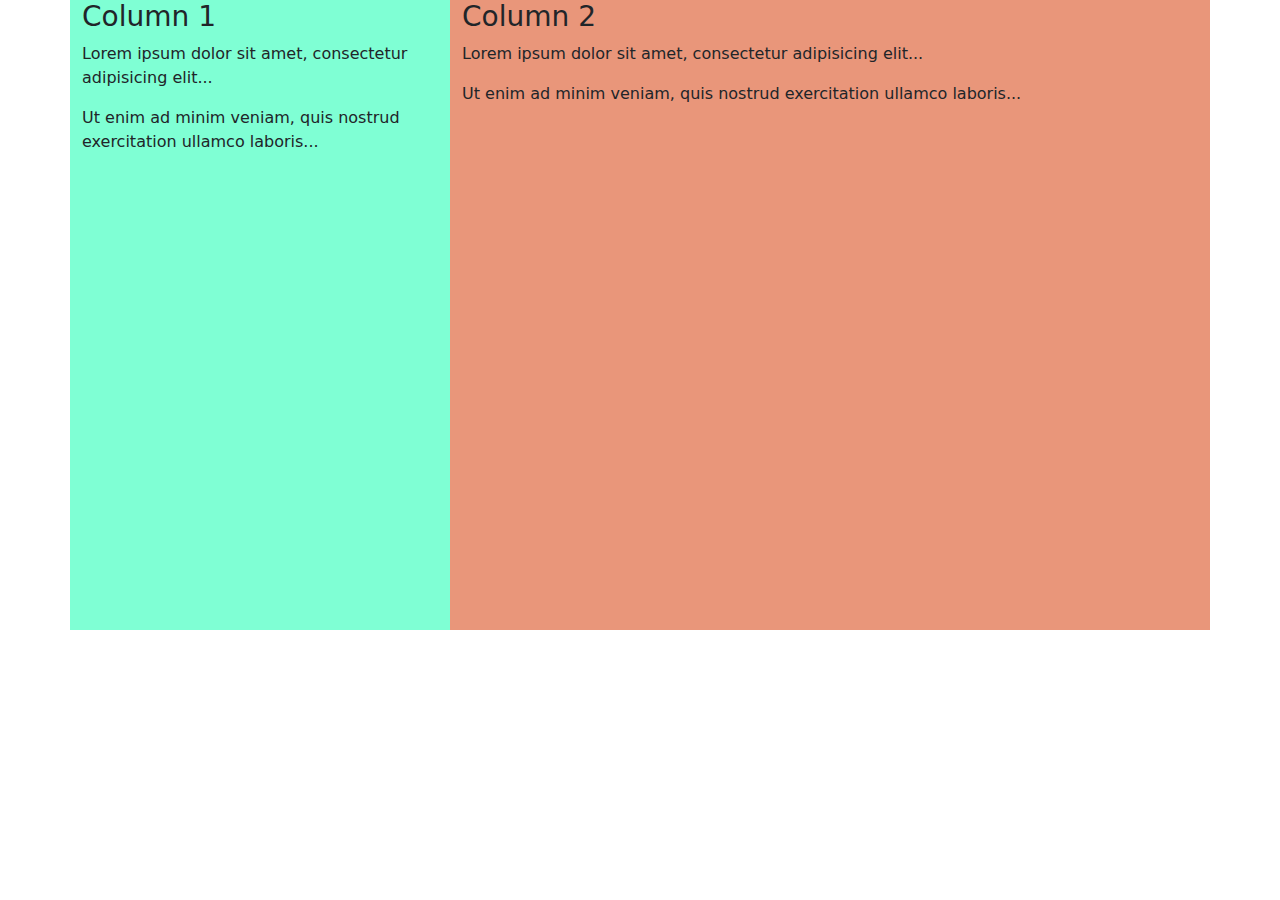
<file: sesion22_bootstrap/ejemplo1.html>
<!DOCTYPE html>
<html lang="en">
<head>
  <title>Bootstrap 5 Example</title>
  <meta charset="utf-8">
  <meta name="viewport" content="width=device-width, initial-scale=1">
  <link href="estilos1.css"  rel="stylesheet">
  <link href="https://cdn.jsdelivr.net/npm/bootstrap@5.3.2/dist/css/bootstrap.min.css" rel="stylesheet">
  <script src="https://cdn.jsdelivr.net/npm/bootstrap@5.3.2/dist/js/bootstrap.bundle.min.js"></script>
</head>
<body>
  
<div class="container">
  <div class="row">
    <div class="col-sm-4" id="izq" >
      <h3>Column 1</h3>
      <p>Lorem ipsum dolor sit amet, consectetur adipisicing elit...</p>
      <p>Ut enim ad minim veniam, quis nostrud exercitation ullamco laboris...</p>
    </div>
    <div class="col-sm-8" id="der" >
      <h3>Column 2</h3>
      <p>Lorem ipsum dolor sit amet, consectetur adipisicing elit...</p>
      <p>Ut enim ad minim veniam, quis nostrud exercitation ullamco laboris...</p>
    </div>
  </div>
</div>

</body>
</html>
</file>
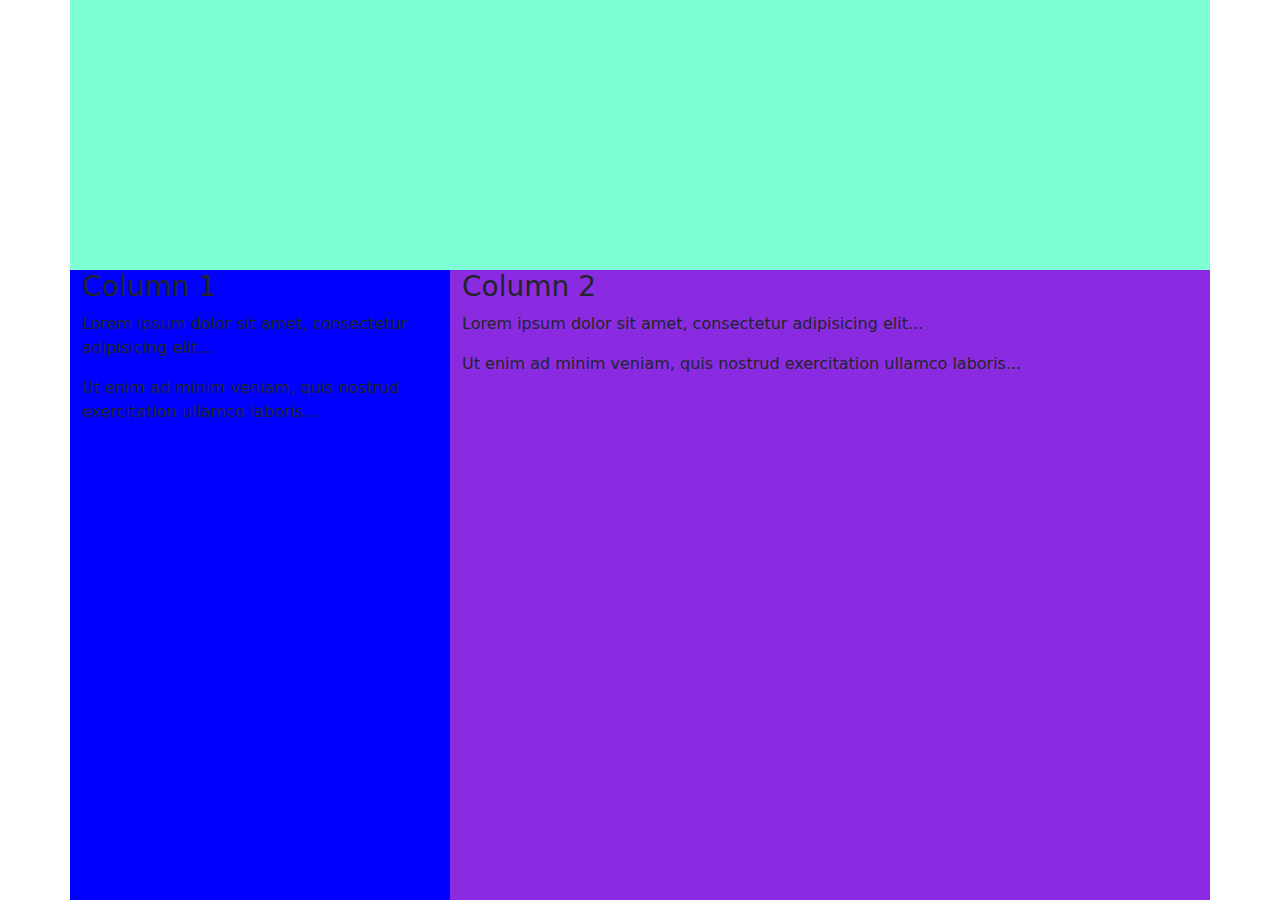
<file: sesion22_bootstrap/ejemplo2.html>
<!DOCTYPE html>
<html lang="en">
<head>
  <title>Bootstrap 5 Example</title>
  <meta charset="utf-8">
  <meta name="viewport" content="width=device-width, initial-scale=1">
  <link href="estilos2.css"     rel="stylesheet">
  <link href="https://cdn.jsdelivr.net/npm/bootstrap@5.3.2/dist/css/bootstrap.min.css" rel="stylesheet">
  <script src="https://cdn.jsdelivr.net/npm/bootstrap@5.3.2/dist/js/bootstrap.bundle.min.js"></script>
</head>
<body>
  
<div class="container">
  <div class="row"  >
    <div class="col-sm-12" id="sup">
    </div>





    <div class="col-sm-4" id="izq" >
      <h3>Column 1</h3>
      <p>Lorem ipsum dolor sit amet, consectetur adipisicing elit...</p>
      <p>Ut enim ad minim veniam, quis nostrud exercitation ullamco laboris...</p>
    </div>
    <div class="col-sm-8" id="der" >
      <h3>Column 2</h3>
      <p>Lorem ipsum dolor sit amet, consectetur adipisicing elit...</p>
      <p>Ut enim ad minim veniam, quis nostrud exercitation ullamco laboris...</p>
    </div>
  </div>
</div>

</body>
</html>
</file>
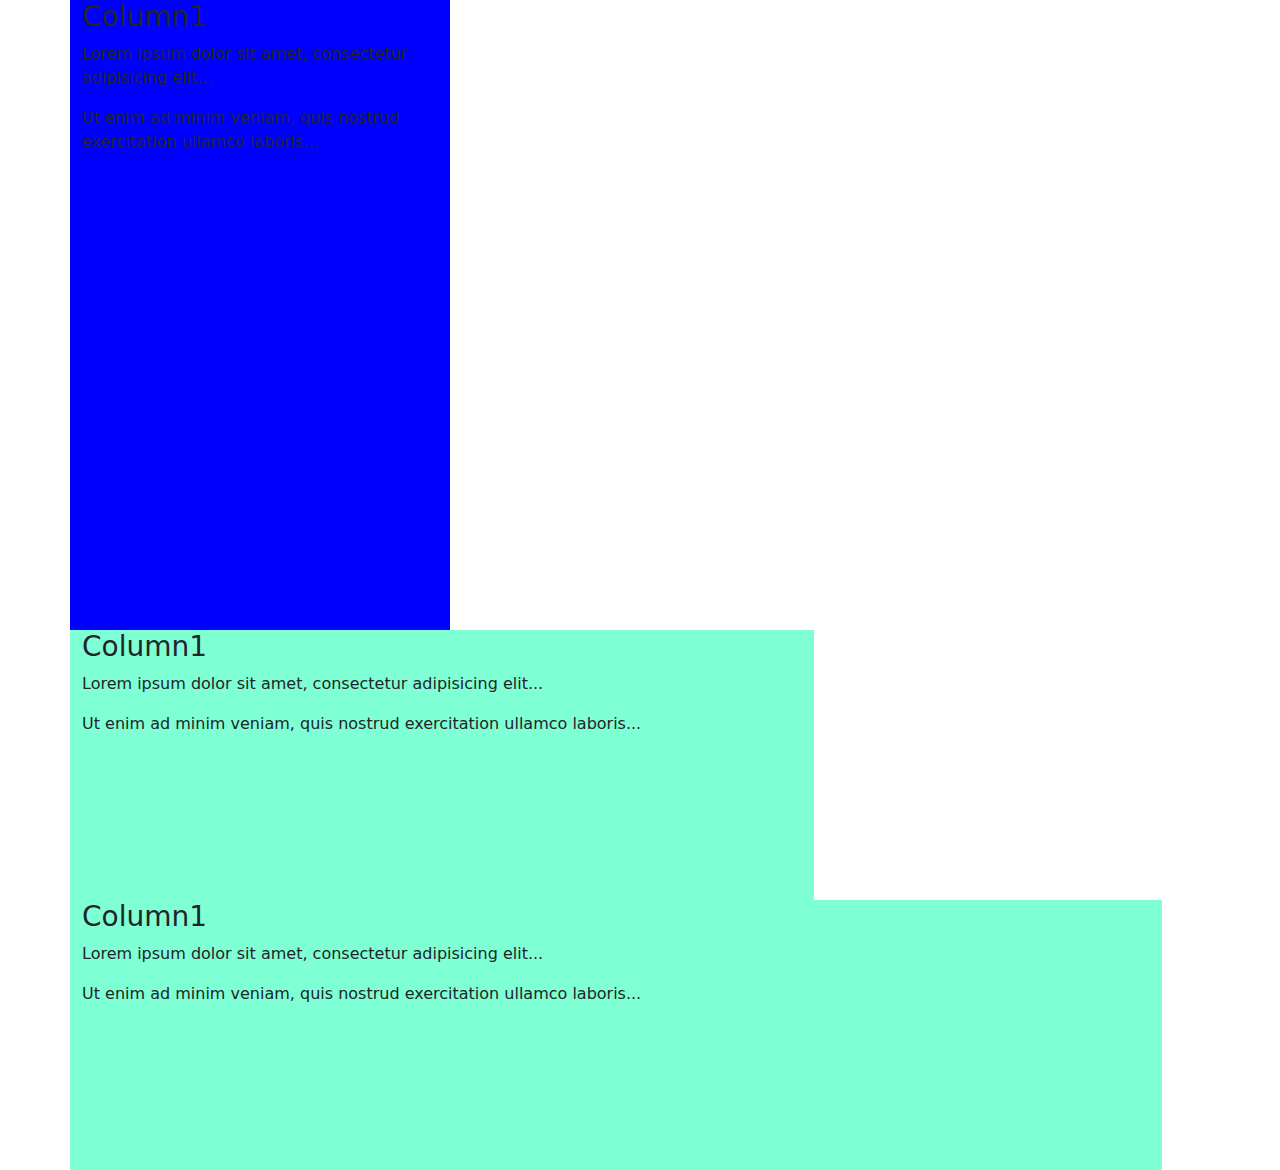
<file: sesion22_bootstrap/ejemplo3.html>
<!DOCTYPE html>
<html lang="en">
<head>
  <title>Bootstrap 5 Example</title>
  <meta charset="utf-8">
  <meta name="viewport" content="width=device-width, initial-scale=1">
  <link href="estilos2.css"     rel="stylesheet">
  <link href="https://cdn.jsdelivr.net/npm/bootstrap@5.3.2/dist/css/bootstrap.min.css" rel="stylesheet">
  <script src="https://cdn.jsdelivr.net/npm/bootstrap@5.3.2/dist/js/bootstrap.bundle.min.js"></script>
</head>

<body>
  
<div class="container">
  <div class="row">
    <div class="col-sm-4" id="izq" >
      <h3>Column1</h3>
      <p>Lorem ipsum dolor sit amet, consectetur adipisicing elit...</p>
      <p>Ut enim ad minim veniam, quis nostrud exercitation ullamco laboris...</p>
    </div>
  
  <div class="row">
    <div class="col-sm-8" id="sup" >
      <h3>Column1</h3>
      <p>Lorem ipsum dolor sit amet, consectetur adipisicing elit...</p>
      <p>Ut enim ad minim veniam, quis nostrud exercitation ullamco laboris...</p>
    </div>

  <div class="row">
    <div class="col-sm-12" id="sup" >
      <h3>Column1</h3>
      <p>Lorem ipsum dolor sit amet, consectetur adipisicing elit...</p>
      <p>Ut enim ad minim veniam, quis nostrud exercitation ullamco laboris...</p>
    </div>
  

  </div>
</div>

</body>
</html>
</file>
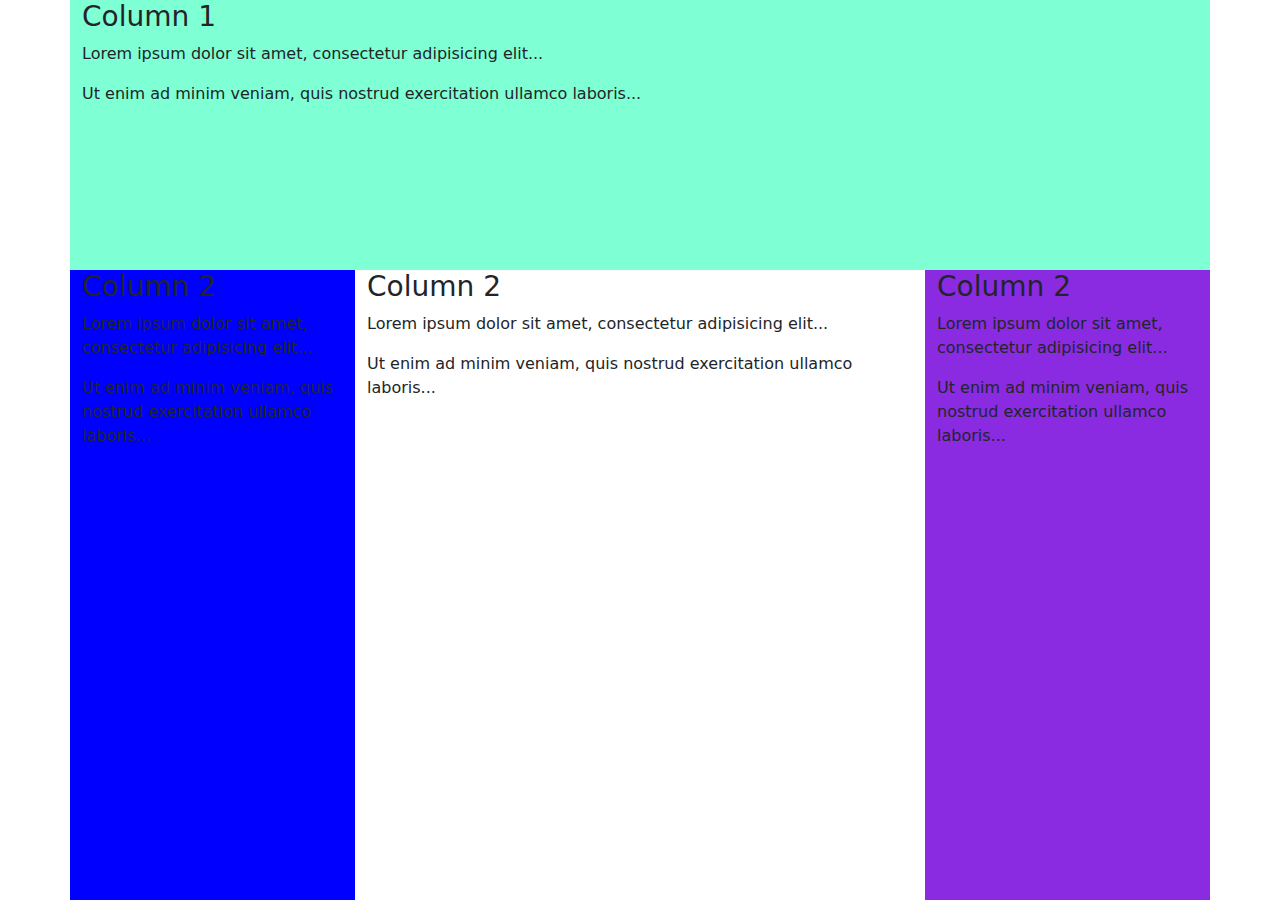
<file: sesion22_bootstrap/ejemplo4.html>
<!DOCTYPE html>
<html lang="en">
<head>
  <title>Bootstrap 5 Example</title>
  <meta charset="utf-8">
  <meta name="viewport" content="width=device-width, initial-scale=1">
  <link href="estilos2.css"     rel="stylesheet">
  <link href="https://cdn.jsdelivr.net/npm/bootstrap@5.3.2/dist/css/bootstrap.min.css" rel="stylesheet">
  <script src="https://cdn.jsdelivr.net/npm/bootstrap@5.3.2/dist/js/bootstrap.bundle.min.js"></script>
</head>

<body>
  
  <div class="container">
    <div class="row">
      <div class="col-sm-12" id="sup">
        <h3>Column 1</h3>
        <p>Lorem ipsum dolor sit amet, consectetur adipisicing elit...</p>
        <p>Ut enim ad minim veniam, quis nostrud exercitation ullamco laboris...</p>
      </div>

      <div class="col-sm-3" id="izq">
        <h3>Column 2</h3>
        <p>Lorem ipsum dolor sit amet, consectetur adipisicing elit...</p>
        <p>Ut enim ad minim veniam, quis nostrud exercitation ullamco laboris...</p>
      </div>

      <div class="col-sm-6" id="cent">
        <h3>Column 2</h3>
        <p>Lorem ipsum dolor sit amet, consectetur adipisicing elit...</p>
        <p>Ut enim ad minim veniam, quis nostrud exercitation ullamco laboris...</p>
      </div>

      <div class="col-sm-3" id="der">
        <h3>Column 2</h3>
        <p>Lorem ipsum dolor sit amet, consectetur adipisicing elit...</p>
        <p>Ut enim ad minim veniam, quis nostrud exercitation ullamco laboris...</p>
      </div>
    </div>
  </div>

</body>

</html>
</file>
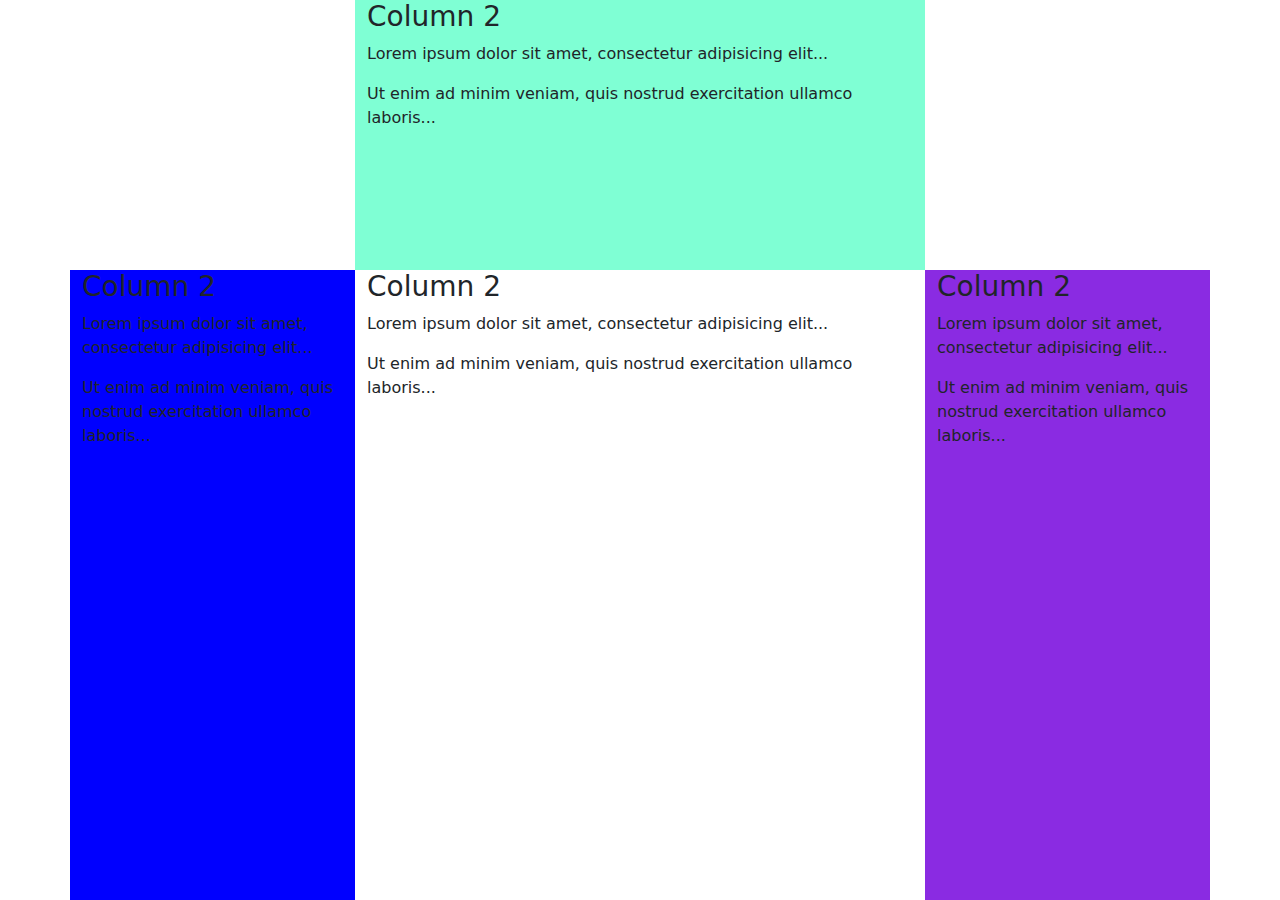
<file: sesion22_bootstrap/ejemplo5.html>
<!DOCTYPE html>
<html lang="en">
<head>
  <title>Bootstrap 5 Example</title>
  <meta charset="utf-8">
  <meta name="viewport" content="width=device-width, initial-scale=1">
  <link href="estilos2.css"     rel="stylesheet">
  <link href="https://cdn.jsdelivr.net/npm/bootstrap@5.3.2/dist/css/bootstrap.min.css" rel="stylesheet">
  <script src="https://cdn.jsdelivr.net/npm/bootstrap@5.3.2/dist/js/bootstrap.bundle.min.js"></script>
</head>

<body>
  
  <div class="container">
    <div class="row">
      <div class="col-sm-3" id="vacioizq">
      </div>

      <div class="col-sm-6" id="sup">
        <h3>Column 2</h3>
        <p>Lorem ipsum dolor sit amet, consectetur adipisicing elit...</p>
        <p>Ut enim ad minim veniam, quis nostrud exercitation ullamco laboris...</p>
      </div>

      <div class="col-sm-3" id="vacioder">
      </div>

      <div class="col-sm-3" id="izq">
        <h3>Column 2</h3>
        <p>Lorem ipsum dolor sit amet, consectetur adipisicing elit...</p>
        <p>Ut enim ad minim veniam, quis nostrud exercitation ullamco laboris...</p>
      </div>

      <div class="col-sm-6" id="cent">
        <h3>Column 2</h3>
        <p>Lorem ipsum dolor sit amet, consectetur adipisicing elit...</p>
        <p>Ut enim ad minim veniam, quis nostrud exercitation ullamco laboris...</p>
      </div>
      
      <div class="col-sm-3" id="der">
        <h3>Column 2</h3>
        <p>Lorem ipsum dolor sit amet, consectetur adipisicing elit...</p>
        <p>Ut enim ad minim veniam, quis nostrud exercitation ullamco laboris...</p>
      </div>
    

    </div>
  </div>

</body>

</html>
</file>
<file: estilos.css>
*{
    margin: 0;
    padding: 0;
    box-sizing: border-box;
}

h1{
    text-align: center;
    font-family: Arial, Helvetica, sans-serif;
}

#contenedor{
    width: 80%;
    display: flex;
    flex-direction: column;
    justify-content: center;
    align-items: center;
    background-color: blueviolet;
    margin-left: auto;
    margin-right:auto

    
}

.elemento{
    width: 30%;
    height: 15vh;
    margin: 3%;
    display: flex;
    flex-flow: row wrap;
    justify-content: center;
    align-items: center;
    font-family: Arial, Helvetica, sans-serif;
    border: 2px solid rgb(132, 0, 255);
    padding: 10px;
    border-radius: 30px 50px 30px 5px;
    background-color: lightpink;
    
}

a{
    text-decoration: none;
}
</file>
<file: Sesion20_tipografias/estilos.css>
@import url('https://fonts.googleapis.com/css2?family=Bebas+Neue&family=Dhurjati&family=EB+Garamond&family=Hedvig+Letters+Serif:opsz@12..24&family=Lobster&family=Roboto&family=Roboto+Slab&family=Saira+Extra+Condensed&family=Shadows+Into+Light&display=swap');


*{
    margin: 0;
    padding: 0;
    box-sizing: border-box;
}

main{
    width: 90%;
    height: 500px;
    background-color: white;
    margin-left: auto;
    margin-right: auto;
    padding: 20px;
}

h1{
    font-family: Arial, Helvetica, sans-serif;
    text-align: center;
    padding: 5px;
}

article{
    width: 100%;
    background-color:white;
    display: flex;
    flex-wrap: wrap;
    justify-content: center;
}

article>div{
    width: 30%;
    background-color: white;
    margin: 5px;
    padding: 10px;
    font-size: 1.4em;
}

#p1{
font-family: 'Bebas Neue', sans-serif;
}

#p2{
font-family: 'Dhurjati', sans-serif;
}

#p3{
font-family: 'EB Garamond', serif;
}

#p4{
font-family: 'Hedvig Letters Serif', serif;
}

#p5{
font-family: 'Lobster', sans-serif;
}

#p6{
font-family: 'Roboto', sans-serif;
}

#p7{
font-family: 'Roboto Slab', serif;
}

#p8{
font-family: 'Saira Extra Condensed', sans-serif;
}

#p9{
font-family: 'Shadows Into Light';
}
</file>
<file: sesion22_bootstrap/estilos.css>
*{
    box-sizing: border-box;
    margin: 0;
    padding: 0;
}

#arriba{
    background-color: darkslategray !important;
}
</file>
<file: sesion23_evernote/estilos.css>
*{
    box-sizing: border-box;
    margin: 0;
    padding: 0;
}



#sup1{
    height: 10vh;
    background-color:rgb(255, 255, 255);
}

#foto1{
    width: 60%;
}

#sup2{
    height: 10vh;
    background-color:white;
}

#sup3{
    height: 10vh;
    background-color:white;
    font-size: small;
}

#medio1{
    background-color: white;
    height: 50vh;
}

#medio2{
    background-color:white;
    height:50vh;
}

#frase{
    color: green;
}

a{
    color: rgb(22, 170, 22) !important;
    text-decoration: none !important;
}
</file>
<file: sesion_10_galeria/main.css>
*{
    box-sizing: border-box;
    margin: 0;
    padding: 0;
}

header {
    background-color:black
}

h1{
    text-align: center;
    font-family: Arial, Helvetica, sans-serif;
    color: white;
    margin: auto;
    font-size: 40pt
    
    
    
}

section {
    background-color:white
}

img {
    width: 33%;
    height: auto;
    filter: blur(4px);
}

a:hover img {
    filter: saturate(1);
}
</file>
<file: sesion_12_13_!4_galeria_flex/estilos.css>
*{
    box-sizing: border-box;
    margin: 0;
    padding: 0;
}

header {
    background-color:black
}

h1{
    text-align: center;
    font-family: Arial, Helvetica, sans-serif;
    color: white;
    margin: auto;
    font-size: 40pt
}

section {
    background-color:white
}

img {
    width: 100%;
    min-width: 300px;
    height: auto;
}

#contenedor{
    width: 80%;
    display: flex;
    flex-direction:row;
    flex-wrap: wrap;
    align-items: center;
    background-color: rgb(255, 255, 255);
    margin-left: auto;
    margin-right:auto;
    justify-content:center;

}

.elemento{
    width: 20%;
    height: auto;
    margin: 1%;
    display:block;
    

    
    
}
</file>
<file: sesion_7_8_elpais/estilos.css>
*{
margin: 0; 
padding: 0;
box-sizing: border-box;   
}

#imagen1{
    width: 100%;
}

body{
background-color:white
}

header{
height: 30px;    
background-color:midnightblue;
position: fixed;
top: 0;
width: 100%;

}

header ul li{
    display: inline-block;
    width: 33%;
    box-sizing: border-box;
    color: aliceblue;
}

#izq{
    margin-left: 25px;
}

#der{
    margin-right: 25px;
}

#centro{
    text-align: center;
}

#imagen2,#imagen3,#imagen4,#imagen5,#imagen6{
    width: 800px;
    margin-left: auto;
    margin-right: auto;
}

article{
    width: 800px;
    margin-right: auto;
    margin-left: auto;
    background-color:white
}

h1{
    font-size: 70px;
    text-align: center;
    padding: 10px;
    font-family: 'Times New Roman', Times, serif;

}

h2{
    font-size: 27px;
    text-align: center;
    padding: 10px;
    font-family: 'Times New Roman', Times, serif;

}

p{
    font-size: 20px;
    font-family: Arial, Helvetica, sans-serif;

}

li{
    font-size: 20px;
    font-family: Arial, Helvetica, sans-serif;
}

footer{
    width: 800px;
    margin-right: auto;
    margin-left: auto;
    align-content: center;
}


#pie{
    width:100%
    
}

.primeraletra::first-letter{
    font-size: 100px;
    font-weight: bold;
    line-height: 100px;
    float: left;
}

.titulolista{
    font-size: 26px;
    font-weight: bold;
    font-family: Arial, Helvetica, sans-serif;
}

.importante{
    font-weight: bold;
    text-decoration-style: dotted;
    text-decoration-line: underline;
    
}

#think:hover{
    position: relative;
    right: 2px;
    bottom: 2px;

}
</file>
<file: sesion22_bootstrap/estilos1.css>
*¨{
    box-sizing: border-box;
    margin: 0;
    padding: 0;
}

#izq{
     background-color: aquamarine;
     height: 70vh;
}

#der{
    background-color: darksalmon;
    height: 70vh;
}
</file>
<file: sesion22_bootstrap/estilos2.css>
*{
    box-sizing: border-box;
    margin: 0;
    padding: 0;
}

#sup{
    height: 30vh;
    background-color:aquamarine;
}

#izq{
    background-color: blue;
    height: 70vh;
}

#der{
    background-color: blueviolet;
    height: 70vh;
}
</file>
